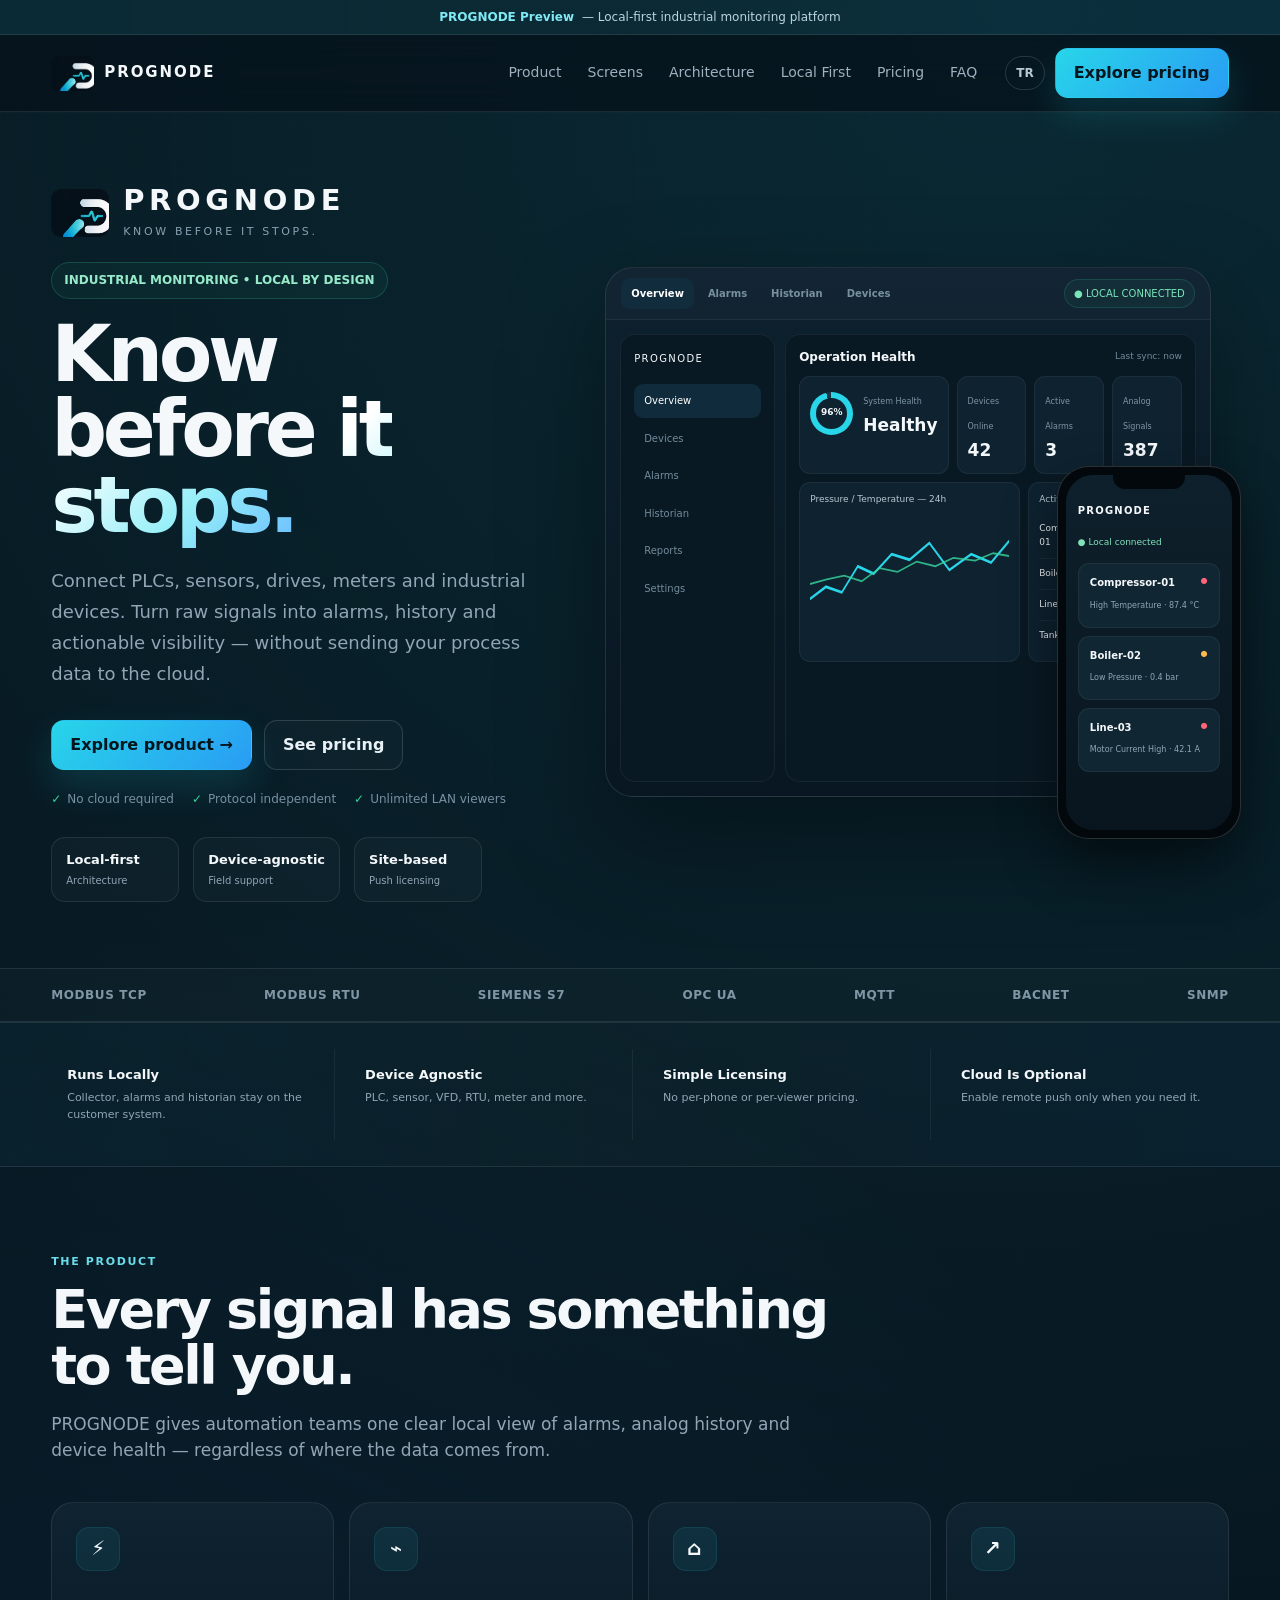
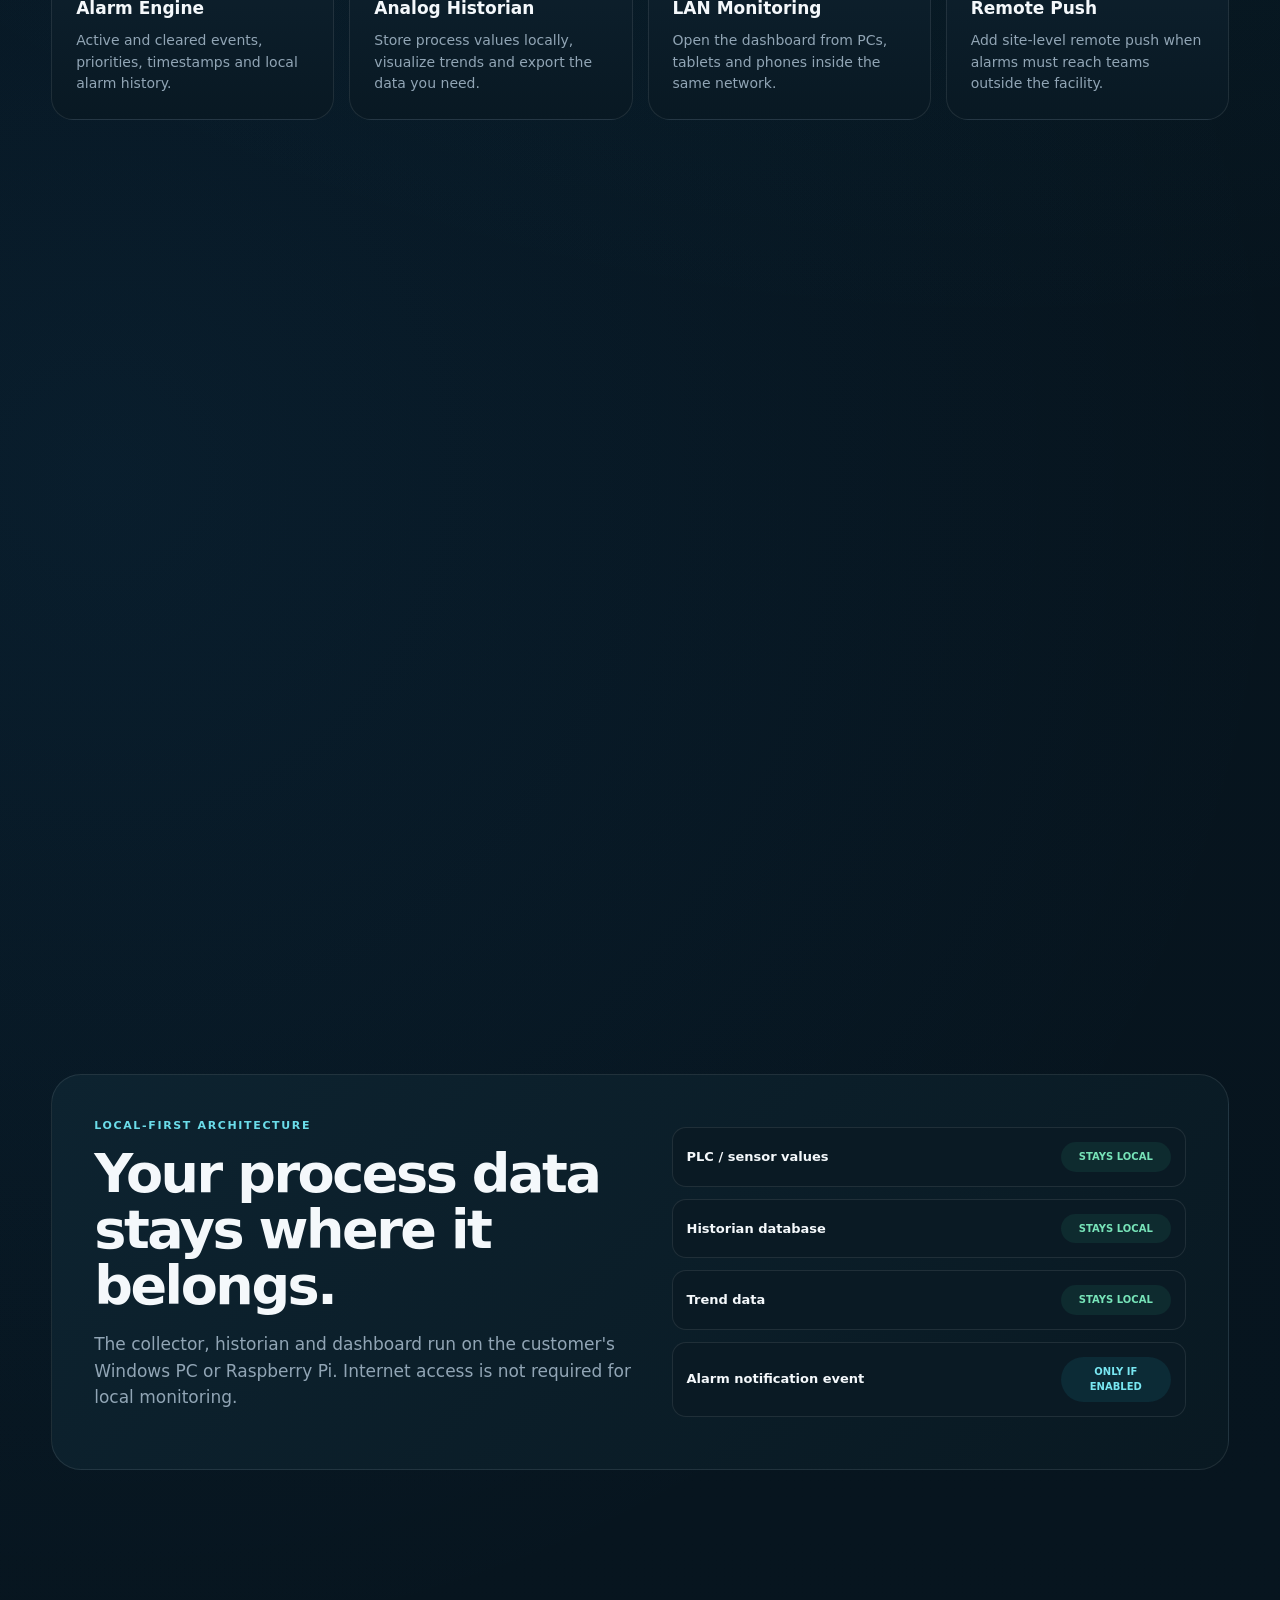
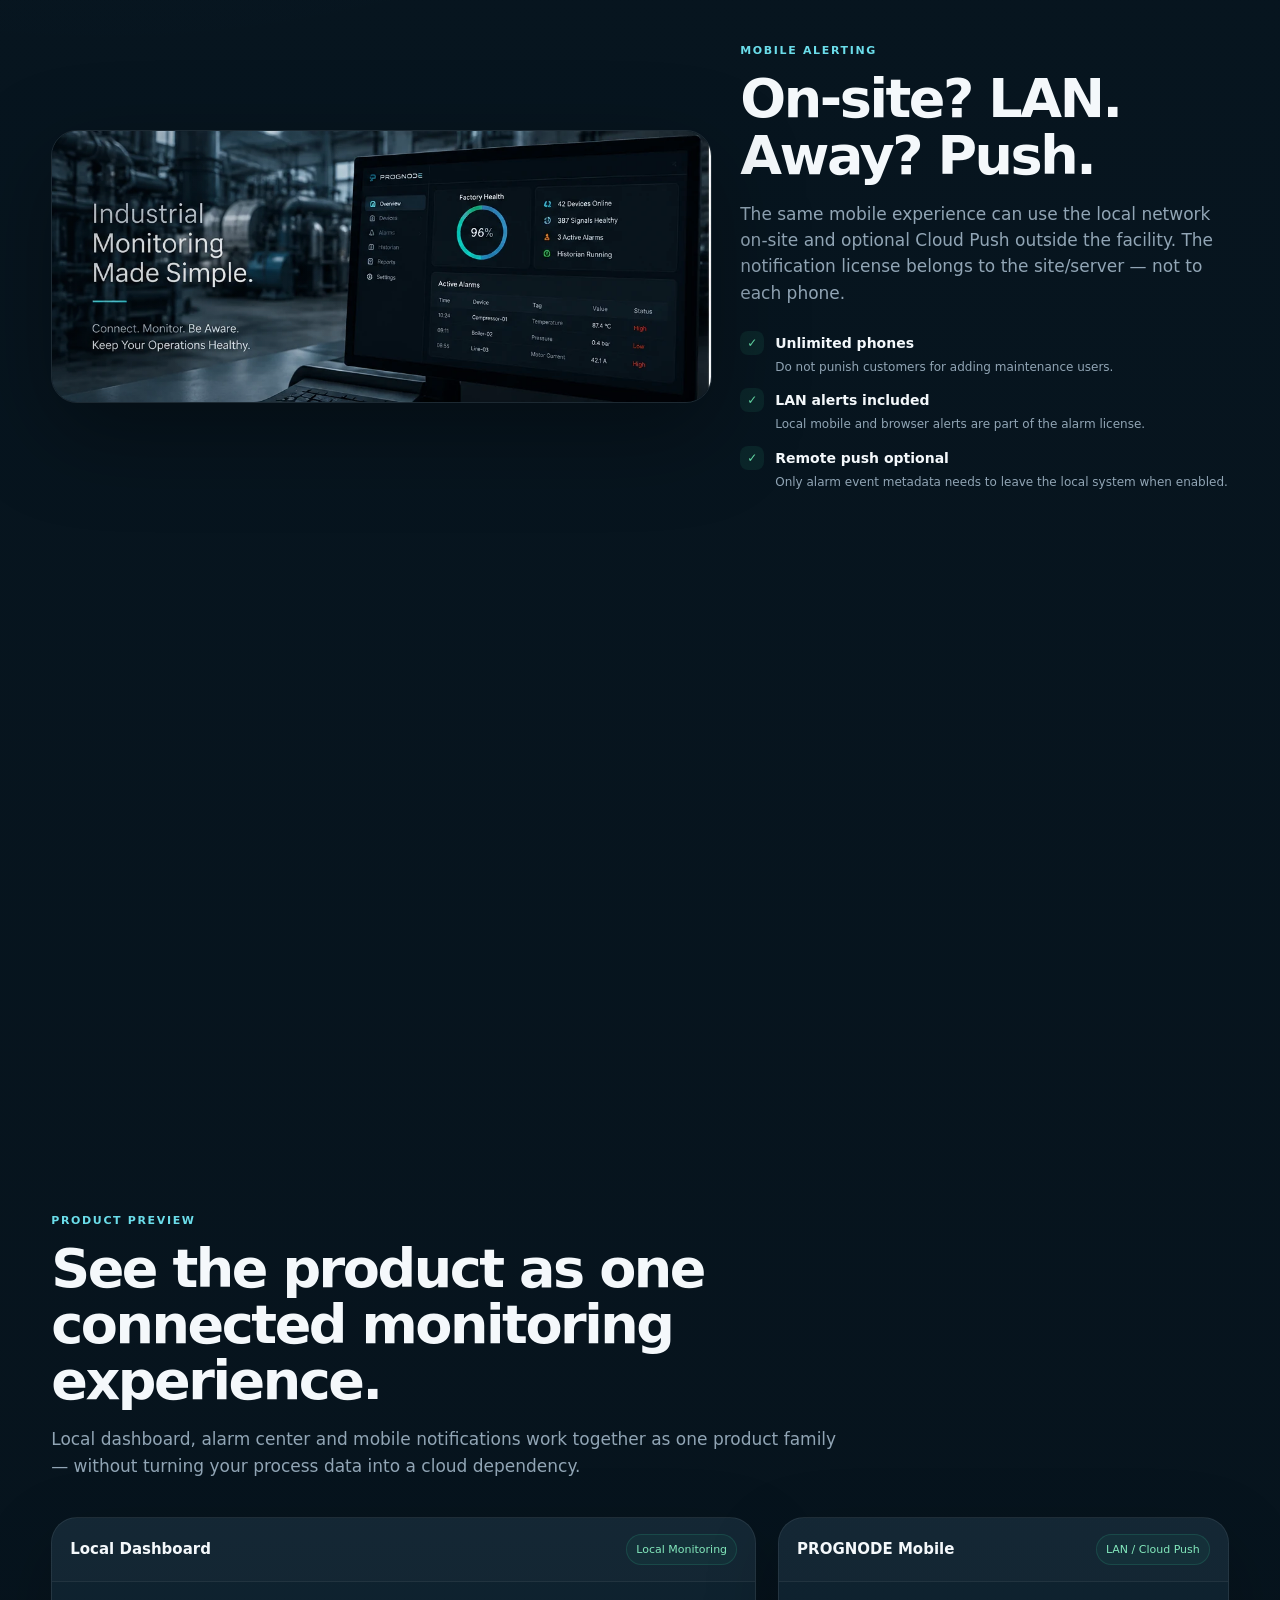
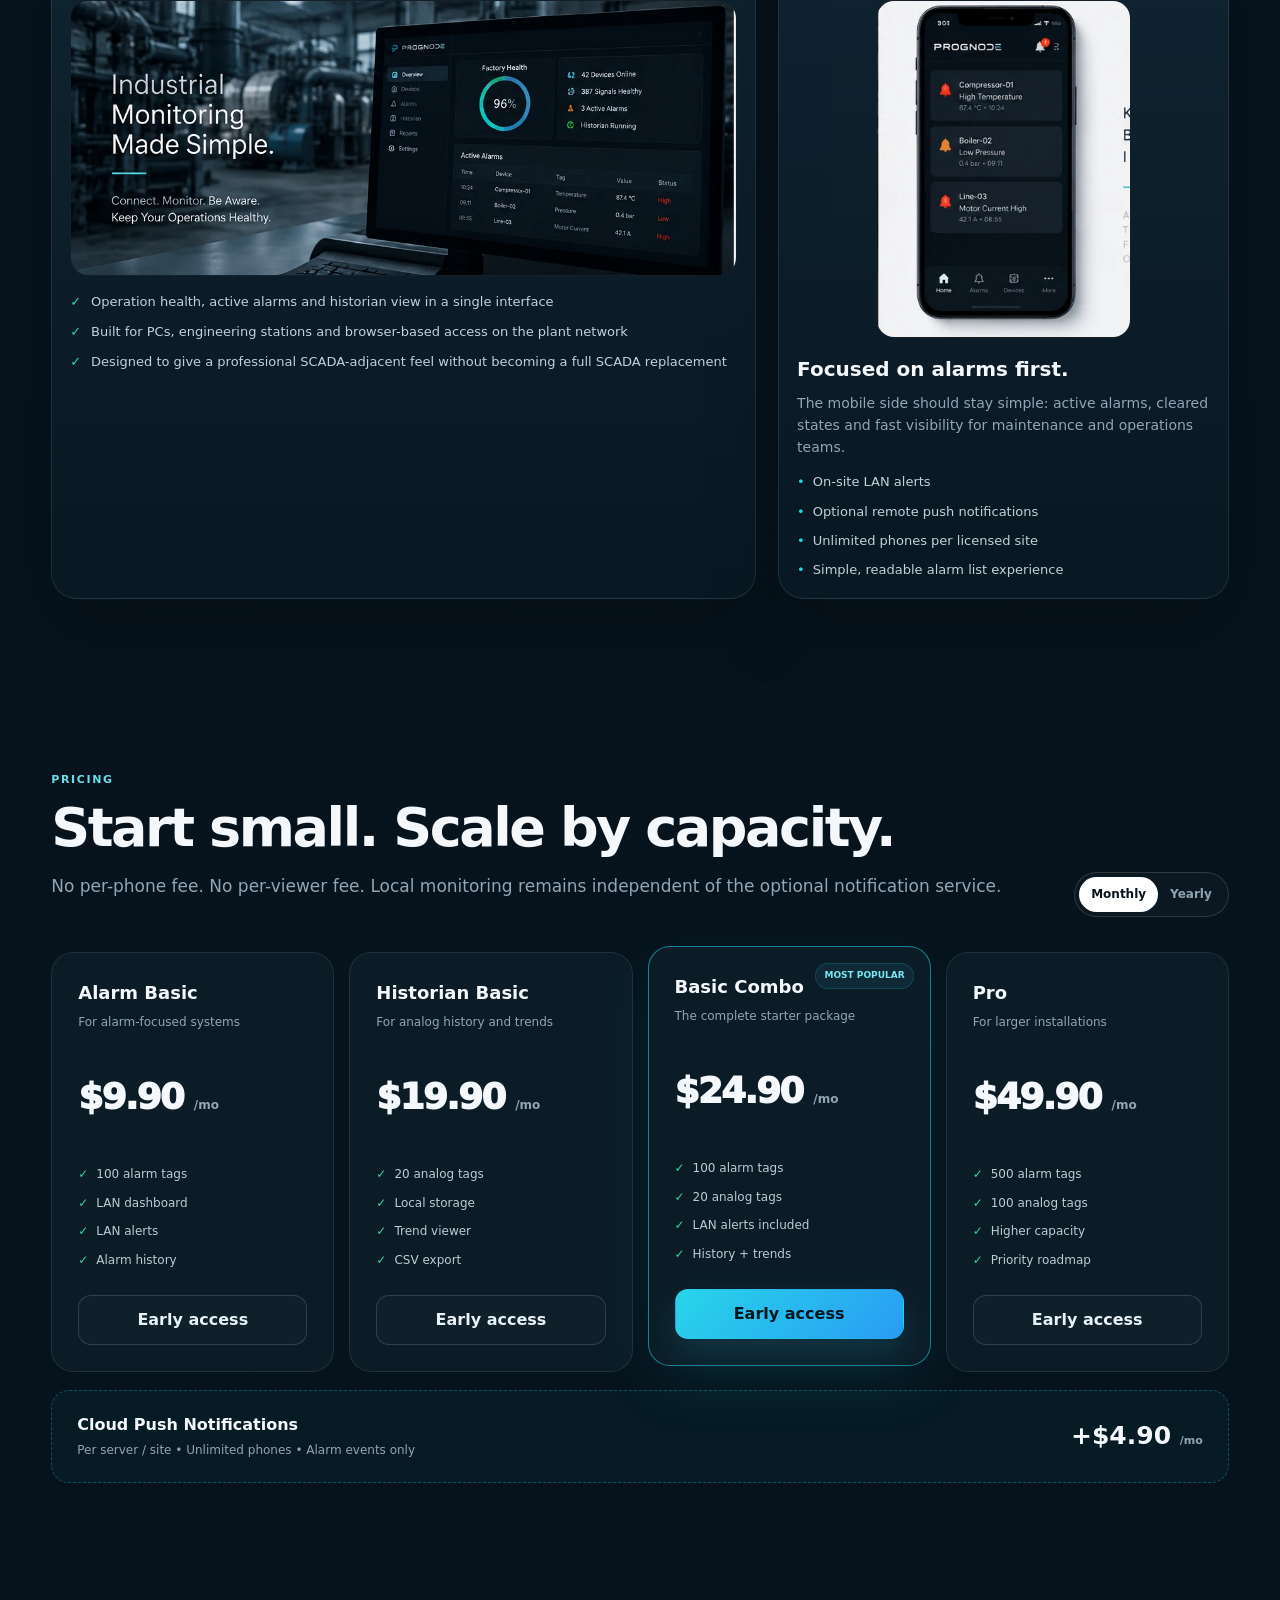
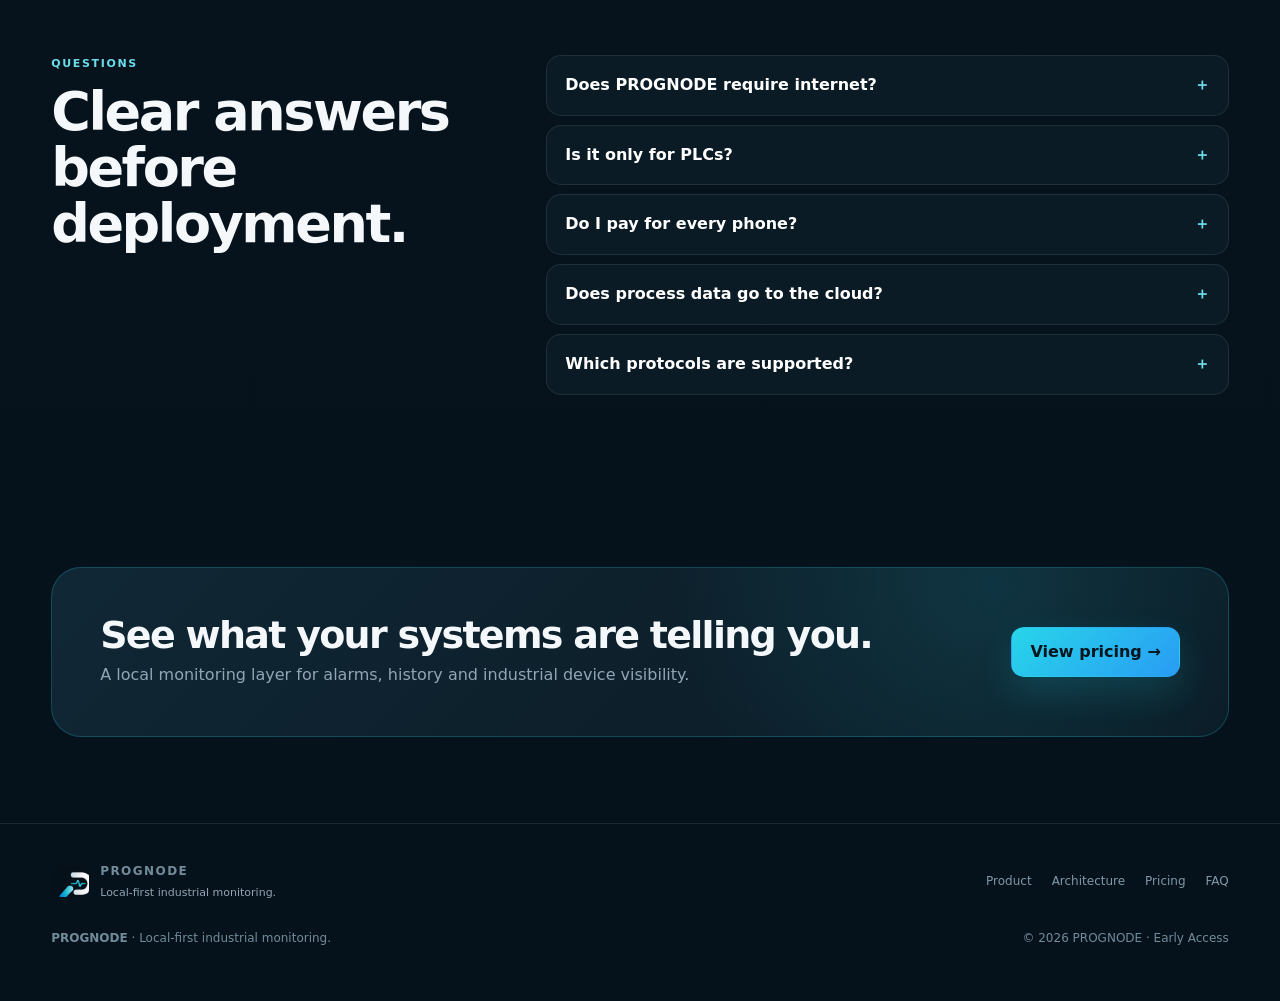
<file: index.html>
<!doctype html>
<html lang="en">
<head>
<meta charset="utf-8"><meta name="viewport" content="width=device-width,initial-scale=1">
<title>PROGNODE — Industrial Monitoring, Local by Design</title>
<meta name="description" content="PROGNODE monitors alarms and analog signals from PLCs, sensors, drives, meters and industrial devices. Local-first, protocol-independent, with optional remote push notifications.">
<meta name="theme-color" content="#06121b">
<meta property="og:title" content="PROGNODE — Industrial Monitoring, Local by Design">
<meta property="og:description" content="PROGNODE monitors alarms and analog signals from PLCs, sensors, drives, meters and industrial devices. Local-first, protocol-independent, with optional remote push notifications.">
<meta property="og:image" content="og-prognode.jpg">
<meta property="og:type" content="website">
<link rel="icon" href="favicon.png"><link rel="apple-touch-icon" href="apple-touch-icon.png">
<link rel="alternate" hreflang="en" href="index.html" />
<link rel="alternate" hreflang="tr" href="tr.html" />
<link rel="stylesheet" href="styles.css">
<script type="application/ld+json">{"@context": "https://schema.org", "@type": "SoftwareApplication", "name": "PROGNODE", "applicationCategory": "BusinessApplication", "operatingSystem": "Windows, Linux", "description": "PROGNODE monitors alarms and analog signals from PLCs, sensors, drives, meters and industrial devices. Local-first, protocol-independent, with optional remote push notifications."}</script>
</head>
<body>
<div class="announcement"><div class="container"><b>PROGNODE Preview</b> — Local-first industrial monitoring platform</div></div>
<nav><div class="container nav-inner">
  <a class="brand" href="#top"><img src="prognode-icon.webp" alt=""><strong>PROGNODE</strong></a>
  <div class="nav-links">
    <a href="#product">Product</a><a href="#screens">Screens</a><a href="#architecture">Architecture</a><a href="#local">Local First</a><a href="#pricing">Pricing</a><a href="#faq">FAQ</a>
  </div>
  <div class="nav-actions"><a class="lang" href="tr.html">TR</a><a class="btn btn-primary" href="#pricing">Explore pricing</a><button class="menu-btn" aria-label="Menu">☰</button></div>
</div></nav>


<header class="hero" id="top"><div class="container hero-grid">
  <div class="reveal">
    <div class="hero-brandline">
      <img src="prognode-icon.webp" alt="PROGNODE icon">
      <div class="hero-brandtext"><strong>PROGNODE</strong><span>KNOW BEFORE IT STOPS.</span></div>
    </div>
    <div class="eyebrow">INDUSTRIAL MONITORING • LOCAL BY DESIGN</div>
    <h1>Know before <span class="grad">it stops.</span></h1>
    <p class="hero-copy">Connect PLCs, sensors, drives, meters and industrial devices. Turn raw signals into alarms, history and actionable visibility — without sending your process data to the cloud.</p>
    <div class="hero-actions">
      <a class="btn btn-primary" href="#product">Explore product →</a>
      <a class="btn btn-ghost" href="#pricing">See pricing</a>
    </div>
    <div class="hero-note"><span>No cloud required</span><span>Protocol independent</span><span>Unlimited LAN viewers</span></div>
    <div class="hero-proof">
      <div class="proof"><b>Local-first</b><span>Architecture</span></div>
      <div class="proof"><b>Device-agnostic</b><span>Field support</span></div>
      <div class="proof"><b>Site-based</b><span>Push licensing</span></div>
    </div>
  </div>

  <div class="product-stage reveal">
    <div class="glow"></div>
    <div class="demo-shell">
      <div class="demo-toolbar">
        <div class="demo-tabs">
          <button class="demo-tab active" data-view="overview">Overview</button>
          <button class="demo-tab" data-view="alarms">Alarms</button>
          <button class="demo-tab" data-view="history">Historian</button>
          <button class="demo-tab" data-view="devices">Devices</button>
        </div>
        <div class="demo-status">● LOCAL CONNECTED</div>
      </div>
      <div class="demo-body">
        <div class="demo-view active" id="demo-overview">
          <div class="demo-grid">
            <aside class="demo-side"><div class="demo-mini-brand">PROGNODE</div><div class="demo-nav"><span class="active">Overview</span><span>Devices</span><span>Alarms</span><span>Historian</span><span>Reports</span><span>Settings</span></div></aside>
            <main class="demo-main">
              <div class="demo-title"><b>Operation Health</b><small>Last sync: now</small></div>
              <div class="demo-kpis">
                <div class="demo-kpi health-wide"><div class="health-line"><div class="health-dot"><b>96%</b></div><div><small>System Health</small><b>Healthy</b></div></div></div>
                <div class="demo-kpi"><small>Devices Online</small><b>42</b></div>
                <div class="demo-kpi"><small>Active Alarms</small><b>3</b></div>
                <div class="demo-kpi"><small>Analog Signals</small><b>387</b></div>
              </div>
              <div class="demo-lower">
                <div class="demo-panel"><div class="demo-panel-title">Pressure / Temperature — 24h</div>
                  <svg viewBox="0 0 500 120" preserveAspectRatio="none"><polyline fill="none" stroke="#28d5e9" stroke-width="3" points="0,91 40,78 80,84 120,56 160,64 205,43 250,49 300,31 350,60 405,43 455,52 500,29"/><polyline fill="none" stroke="#36d39b" stroke-width="2" opacity=".82" points="0,75 42,70 86,66 130,72 175,58 220,62 268,51 315,56 360,47 415,50 460,42 500,45"/></svg>
                </div>
                <div class="demo-panel"><div class="demo-panel-title">Active Alarms</div>
                  <div class="demo-alarm-row"><span>Compressor-01</span><span style="color:#ff7b8d">HIGH TEMP</span></div>
                  <div class="demo-alarm-row"><span>Boiler-02</span><span style="color:#ffc567">LOW PRESS.</span></div>
                  <div class="demo-alarm-row"><span>Line-03</span><span style="color:#ff7b8d">CURRENT</span></div>
                  <div class="demo-alarm-row"><span>Tank-01</span><span style="color:#55dda9">CLEARED</span></div>
                </div>
              </div>
            </main>
          </div>
        </div>

        <div class="demo-view" id="demo-alarms">
          <div class="demo-main" style="height:100%">
            <div class="demo-title"><b>Alarm Center</b><small>3 active · 128 today</small></div>
            <table class="demo-table"><thead><tr><th>Time</th><th>Device</th><th>Message</th><th>Status</th></tr></thead>
              <tbody>
                <tr><td>10:24:31</td><td>Compressor-01</td><td>High Temperature</td><td class="tag-active">ACTIVE</td></tr>
                <tr><td>09:11:08</td><td>Boiler-02</td><td>Low Pressure</td><td class="tag-active">ACTIVE</td></tr>
                <tr><td>08:55:42</td><td>Line-03</td><td>Motor Current High</td><td class="tag-active">ACTIVE</td></tr>
                <tr><td>08:37:10</td><td>Tank-01</td><td>High Level</td><td class="tag-cleared">CLEARED</td></tr>
                <tr><td>07:58:21</td><td>Pump-04</td><td>Communication Warning</td><td class="tag-cleared">CLEARED</td></tr>
              </tbody>
            </table>
          </div>
        </div>

        <div class="demo-view" id="demo-history">
          <div class="demo-main" style="height:100%">
            <div class="demo-title"><b>Historian</b><small>30 sec sampling</small></div>
            <div class="demo-panel" style="min-height:260px">
              <div class="demo-panel-title">Tank Temperature / Pressure / Flow</div>
              <svg viewBox="0 0 600 230" preserveAspectRatio="none">
                <polyline fill="none" stroke="#28d5e9" stroke-width="3" points="0,170 50,154 100,166 150,125 205,142 260,98 310,110 365,74 420,92 475,58 530,72 600,44"/>
                <polyline fill="none" stroke="#36d39b" stroke-width="2.5" points="0,145 55,138 110,130 165,139 220,118 275,125 330,104 385,111 440,92 500,96 550,80 600,85"/>
                <polyline fill="none" stroke="#ffb74f" stroke-width="2" opacity=".85" points="0,195 55,186 110,191 165,174 220,178 275,160 330,166 385,151 440,158 500,143 550,148 600,132"/>
              </svg>
            </div>
          </div>
        </div>

        <div class="demo-view" id="demo-devices">
          <div class="demo-main" style="height:100%">
            <div class="demo-title"><b>Connected Devices</b><small>42 online</small></div>
            <div class="device-grid">
              <div class="device-card"><b><span class="dot"></span>Compressor PLC</b><small>Modbus TCP · 192.168.1.21</small></div>
              <div class="device-card"><b><span class="dot"></span>Boiler Controller</b><small>Modbus TCP · 192.168.1.22</small></div>
              <div class="device-card"><b><span class="dot"></span>Line-03 PLC</b><small>Siemens S7 · 192.168.1.30</small></div>
              <div class="device-card"><b><span class="dot"></span>Energy Meter</b><small>Modbus TCP · 192.168.1.40</small></div>
              <div class="device-card"><b><span class="dot"></span>Flow Sensor</b><small>OPC UA · 192.168.1.52</small></div>
              <div class="device-card"><b><span class="dot"></span>Remote Pump RTU</b><small>Modbus TCP · 192.168.1.61</small></div>
            </div>
          </div>
        </div>
      </div>
    </div>

    <div class="hero-phone">
      <div class="phone-screen">
        <div class="phone-notch"></div><div class="phone-brand">PROGNODE</div><div class="phone-status">● Local connected</div>
        <div class="mobile-alarm"><span class="bell">●</span><b>Compressor-01</b><span>High Temperature · 87.4 °C</span></div>
        <div class="mobile-alarm"><span class="bell" style="color:#ffb74f">●</span><b>Boiler-02</b><span>Low Pressure · 0.4 bar</span></div>
        <div class="mobile-alarm"><span class="bell">●</span><b>Line-03</b><span>Motor Current High · 42.1 A</span></div>
      </div>
    </div>
  </div>
</div></header>


<div class="protocol-strip"><div class="container protocols"><span>MODBUS TCP</span><span>MODBUS RTU</span><span>SIEMENS S7</span><span>OPC UA</span><span>MQTT</span><span>BACNET</span><span>SNMP</span></div></div>

<div class="why-strip"><div class="container why-grid">
  <div class="why-item"><b>Runs Locally</b><span>Collector, alarms and historian stay on the customer system.</span></div>
  <div class="why-item"><b>Device Agnostic</b><span>PLC, sensor, VFD, RTU, meter and more.</span></div>
  <div class="why-item"><b>Simple Licensing</b><span>No per-phone or per-viewer pricing.</span></div>
  <div class="why-item"><b>Cloud Is Optional</b><span>Enable remote push only when you need it.</span></div>
</div></div>

<section id="product"><div class="container">
  <div class="section-head reveal"><div class="section-kicker">THE PRODUCT</div><h2>Every signal has something to tell you.</h2><p class="lead">PROGNODE gives automation teams one clear local view of alarms, analog history and device health — regardless of where the data comes from.</p></div>
  <div class="feature-grid">
    <article class="feature reveal"><div class="feature-icon">⚡</div><h3>Alarm Engine</h3><p>Active and cleared events, priorities, timestamps and local alarm history.</p></article>
    <article class="feature reveal"><div class="feature-icon">⌁</div><h3>Analog Historian</h3><p>Store process values locally, visualize trends and export the data you need.</p></article>
    <article class="feature reveal"><div class="feature-icon">⌂</div><h3>LAN Monitoring</h3><p>Open the dashboard from PCs, tablets and phones inside the same network.</p></article>
    <article class="feature reveal"><div class="feature-icon">↗</div><h3>Remote Push</h3><p>Add site-level remote push when alarms must reach teams outside the facility.</p></article>
  </div>
</div></section>

<section id="architecture"><div class="container">
  <div class="section-head reveal"><div class="section-kicker">ANY DEVICE. ANY PROTOCOL.</div><h2>One monitoring layer above your field devices.</h2><p class="lead">PROGNODE is built around signals, not PLC brands. If a device exposes data through a supported protocol, it can become part of the same monitoring view.</p></div>
  <div class="arch">
    <div class="stack reveal"><div class="section-kicker">Data Sources</div>
      <div class="node"><div class="node-icon">P</div><div><b>PLC / RTU</b><small>Siemens • Schneider • Wago • more</small></div></div>
      <div class="node"><div class="node-icon">S</div><div><b>Sensor / I/O</b><small>Protocol-enabled field devices</small></div></div>
      <div class="node"><div class="node-icon">V</div><div><b>VFD / Controller</b><small>Drives, temperature controllers</small></div></div>
      <div class="node"><div class="node-icon">M</div><div><b>Meter</b><small>Energy, flow, pressure, utility data</small></div></div>
    </div>
    <div class="core reveal"><img src="prognode-icon.webp" alt=""><h3>PROGNODE</h3><p>Collector • Alarm Engine • Historian • Local API</p><div class="connector"></div><p>Windows PC / Raspberry Pi</p></div>
    <div class="stack reveal"><div class="section-kicker">What PROGNODE Creates</div>
      <div class="node"><div class="node-icon">!</div><div><b>Alarm history</b><small>Active • cleared • timestamped</small></div></div>
      <div class="node"><div class="node-icon">⌁</div><div><b>Analog trends</b><small>Local historian & visualization</small></div></div>
      <div class="node"><div class="node-icon">⌂</div><div><b>LAN alerts</b><small>Browser & mobile on the same LAN</small></div></div>
      <div class="node"><div class="node-icon">↗</div><div><b>Remote notifications</b><small>Optional site-level Cloud Push</small></div></div>
    </div>
  </div>
</div></section>

<section class="local-section" id="local"><div class="container">
  <div class="local-card reveal">
    <div><div class="section-kicker">LOCAL-FIRST ARCHITECTURE</div><h2>Your process data stays where it belongs.</h2><p class="lead">The collector, historian and dashboard run on the customer's Windows PC or Raspberry Pi. Internet access is not required for local monitoring.</p></div>
    <div class="data-map">
      <div class="data-row"><b>PLC / sensor values</b><span class="stay">STAYS LOCAL</span></div>
      <div class="data-row"><b>Historian database</b><span class="stay">STAYS LOCAL</span></div>
      <div class="data-row"><b>Trend data</b><span class="stay">STAYS LOCAL</span></div>
      <div class="data-row"><b>Alarm notification event</b><span class="out">ONLY IF ENABLED</span></div>
    </div>
  </div>
</div></section>

<section><div class="container product-showcase">
  <div class="brand-shot reveal"><img src="factory-dashboard.webp" alt="PROGNODE industrial monitoring dashboard preview"></div>
  <div class="mobile-copy reveal"><div class="section-kicker">MOBILE ALERTING</div><h2>On-site? LAN. Away? Push.</h2><p class="lead">The same mobile experience can use the local network on-site and optional Cloud Push outside the facility. The notification license belongs to the site/server — not to each phone.</p>
    <div class="checklist">
      <div class="check"><i>✓</i><div><b>Unlimited phones</b><span>Do not punish customers for adding maintenance users.</span></div></div>
      <div class="check"><i>✓</i><div><b>LAN alerts included</b><span>Local mobile and browser alerts are part of the alarm license.</span></div></div>
      <div class="check"><i>✓</i><div><b>Remote push optional</b><span>Only alarm event metadata needs to leave the local system when enabled.</span></div></div>
    </div>
  </div>
</div></section>

<section><div class="container">
  <div class="section-head reveal"><div class="section-kicker">BUILT FOR INDUSTRY</div><h2>From one machine to a complete site.</h2></div>
  <div class="use-grid">
    <article class="use reveal"><div class="feature-icon">⚙</div><strong>Machine Builders</strong><p>Add monitoring to delivered machines without building a full SCADA system.</p></article>
    <article class="use reveal"><div class="feature-icon">⌘</div><strong>System Integrators</strong><p>Deploy one reusable monitoring layer across different PLC and device brands.</p></article>
    <article class="use reveal"><div class="feature-icon">▦</div><strong>Plants & Utilities</strong><p>Create a simple alarm and historian layer for existing industrial assets.</p></article>
    <article class="use reveal"><div class="feature-icon">⌁</div><strong>Remote Assets</strong><p>Monitor pumps, skids, stations and standalone protocol-enabled devices.</p></article>
  </div>
</div></section>


<section class="screens-section" id="screens"><div class="container">
  <div class="section-head reveal"><div class="section-kicker">PRODUCT PREVIEW</div><h2>See the product as one connected monitoring experience.</h2><p class="lead">Local dashboard, alarm center and mobile notifications work together as one product family — without turning your process data into a cloud dependency.</p></div>
  <div class="screens-grid">
    <article class="screen-card reveal">
      <div class="screen-head"><strong>Local Dashboard</strong><span>Local Monitoring</span></div>
      <div class="screen-body">
        <img src="factory-dashboard.webp" alt="PROGNODE dashboard preview">
        <div class="screen-notes">
          <div>Operation health, active alarms and historian view in a single interface</div>
          <div>Built for PCs, engineering stations and browser-based access on the plant network</div>
          <div>Designed to give a professional SCADA-adjacent feel without becoming a full SCADA replacement</div>
        </div>
      </div>
    </article>
    <article class="screen-card app-card reveal">
      <div class="screen-head"><strong>PROGNODE Mobile</strong><span>LAN / Cloud Push</span></div>
      <div class="screen-body">
        <img src="mobile-app.webp" alt="PROGNODE mobile app preview">
        <div class="app-copy">
          <h4>Focused on alarms first.</h4>
          <p>The mobile side should stay simple: active alarms, cleared states and fast visibility for maintenance and operations teams.</p>
          <div class="app-features">
            <div>On-site LAN alerts</div>
            <div>Optional remote push notifications</div>
            <div>Unlimited phones per licensed site</div>
            <div>Simple, readable alarm list experience</div>
          </div>
        </div>
      </div>
    </article>
  </div>
</div></section>

<section id="pricing"><div class="container">
  <div class="pricing-head reveal"><div><div class="section-kicker">PRICING</div><h2>Start small. Scale by capacity.</h2><p class="lead">No per-phone fee. No per-viewer fee. Local monitoring remains independent of the optional notification service.</p></div>
    <div class="billing"><button class="active" data-billing="monthly">Monthly</button><button data-billing="yearly">Yearly</button></div>
  </div>
  <div class="price-grid">
        <article class="price-card">
          <h3>Alarm Basic</h3><div class="price-sub">For alarm-focused systems</div>
          <div class="amount"><span data-monthly="$9.90" data-yearly="$99">$9.90</span> <small class="period" data-monthly="/mo" data-yearly="/yr">/mo</small></div>
          <div class="year-note">2 months included</div>
          <div class="price-list"><div>100 alarm tags</div><div>LAN dashboard</div><div>LAN alerts</div><div>Alarm history</div></div>
          <a class="btn btn-ghost" href="#final">Early access</a>
        </article>
        <article class="price-card">
          <h3>Historian Basic</h3><div class="price-sub">For analog history and trends</div>
          <div class="amount"><span data-monthly="$19.90" data-yearly="$199">$19.90</span> <small class="period" data-monthly="/mo" data-yearly="/yr">/mo</small></div>
          <div class="year-note">2 months included</div>
          <div class="price-list"><div>20 analog tags</div><div>Local storage</div><div>Trend viewer</div><div>CSV export</div></div>
          <a class="btn btn-ghost" href="#final">Early access</a>
        </article>
        <article class="price-card pop">
          <div class="pop-tag">MOST POPULAR</div><h3>Basic Combo</h3><div class="price-sub">The complete starter package</div>
          <div class="amount"><span data-monthly="$24.90" data-yearly="$249">$24.90</span> <small class="period" data-monthly="/mo" data-yearly="/yr">/mo</small></div>
          <div class="year-note">2 months included</div>
          <div class="price-list"><div>100 alarm tags</div><div>20 analog tags</div><div>LAN alerts included</div><div>History + trends</div></div>
          <a class="btn btn-primary" href="#final">Early access</a>
        </article>
        <article class="price-card">
          <h3>Pro</h3><div class="price-sub">For larger installations</div>
          <div class="amount"><span data-monthly="$49.90" data-yearly="$499">$49.90</span> <small class="period" data-monthly="/mo" data-yearly="/yr">/mo</small></div>
          <div class="year-note">2 months included</div>
          <div class="price-list"><div>500 alarm tags</div><div>100 analog tags</div><div>Higher capacity</div><div>Priority roadmap</div></div>
          <a class="btn btn-ghost" href="#final">Early access</a>
        </article></div>
  <div class="addon-card reveal"><div><b>Cloud Push Notifications</b><div style="color:var(--muted);font-size:12px;margin-top:3px">Per server / site • Unlimited phones • Alarm events only</div></div><strong><span data-monthly="+$4.90" data-yearly="+$49">+$4.90</span> <small class="period" style="font-size:11px;color:var(--muted)" data-monthly="/mo" data-yearly="/yr">/mo</small></strong></div>
</div></section>

<section id="faq"><div class="container faq">
  <div class="reveal"><div class="section-kicker">QUESTIONS</div><h2>Clear answers before deployment.</h2></div>
  <div class="faq-list reveal">
    <div class="faq-item"><button class="faq-q"><span>Does PROGNODE require internet?</span><span>＋</span></button><div class="faq-a">No. Local device communication, alarm monitoring, historian and LAN dashboard are designed to work without internet. Internet is only required for optional remote push notifications and future online licensing/update services.</div></div><div class="faq-item"><button class="faq-q"><span>Is it only for PLCs?</span><span>＋</span></button><div class="faq-a">No. The product is designed around supported protocols and signals. Sensors, drives, meters, controllers, RTUs and other protocol-enabled industrial devices can be monitored as connectors are added.</div></div><div class="faq-item"><button class="faq-q"><span>Do I pay for every phone?</span><span>＋</span></button><div class="faq-a">No. The notification add-on is planned as a server/site license. The number of phones should not be the pricing driver.</div></div><div class="faq-item"><button class="faq-q"><span>Does process data go to the cloud?</span><span>＋</span></button><div class="faq-a">Not for the local product. Historian, analog values and device data remain on-site. If remote push is enabled, only the alarm notification event required to deliver the message is sent outward.</div></div><div class="faq-item"><button class="faq-q"><span>Which protocols are supported?</span><span>＋</span></button><div class="faq-a">The first commercial connector is planned around Modbus TCP, followed by additional industrial connectors such as Siemens S7, OPC UA, MQTT and others as the product evolves.</div></div>
  </div>
</div></section>

<section id="final"><div class="container"><div class="final-cta reveal"><div><h2>See what your systems are telling you.</h2><p>A local monitoring layer for alarms, history and industrial device visibility.</p></div><a class="btn btn-primary" href="#pricing">View pricing →</a></div></div></section>

<footer><div class="container">
<div class="footer-top">
  <div class="footer-brand"><img src="prognode-icon.webp" alt=""><div><b>PROGNODE</b><div style="color:var(--muted);font-size:11px;margin-top:3px">Local-first industrial monitoring.</div></div></div>
  <div class="footer-links"><a href="#product">Product</a><a href="#architecture">Architecture</a><a href="#pricing">Pricing</a><a href="#faq">FAQ</a></div>
</div>
<div class="footer-grid"><div><b>PROGNODE</b> · Local-first industrial monitoring.</div><div>© 2026 PROGNODE · Early Access</div></div></div></footer>
<script src="app.js"></script>
</body></html>
</file>
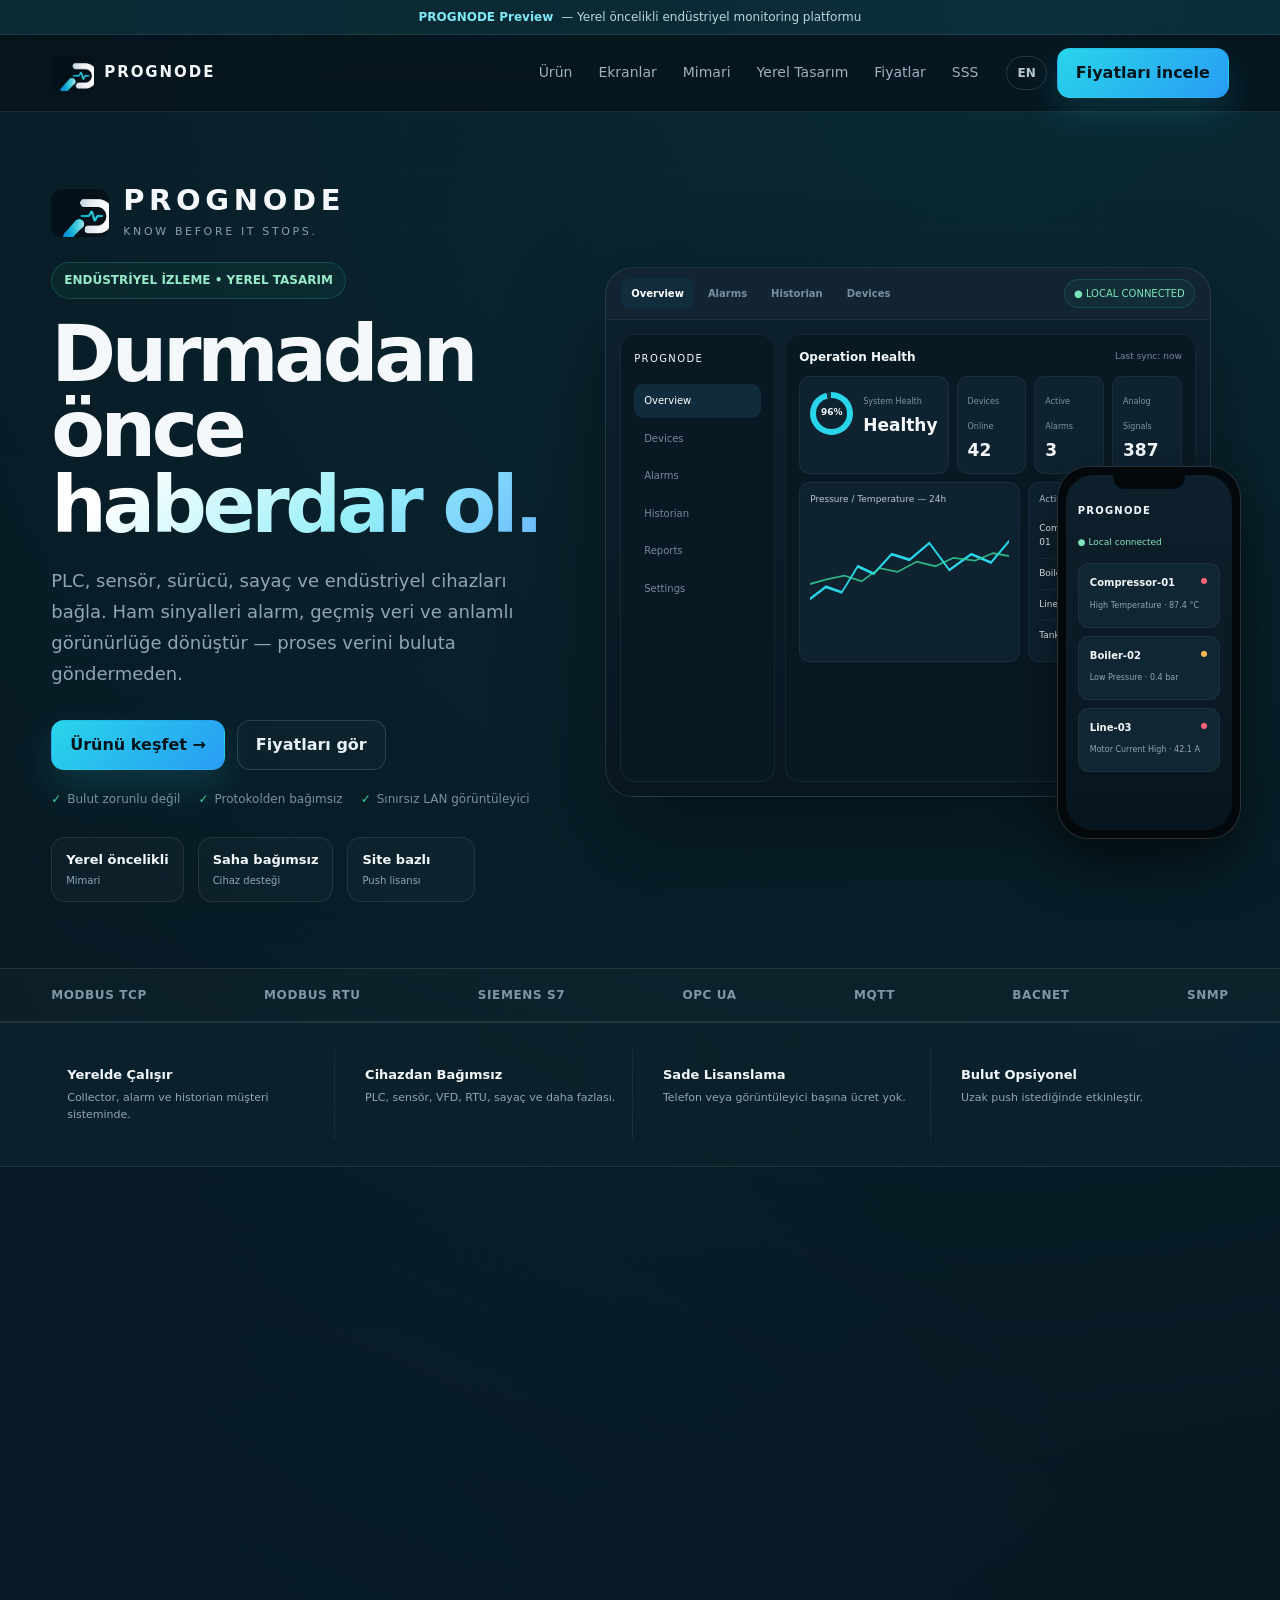
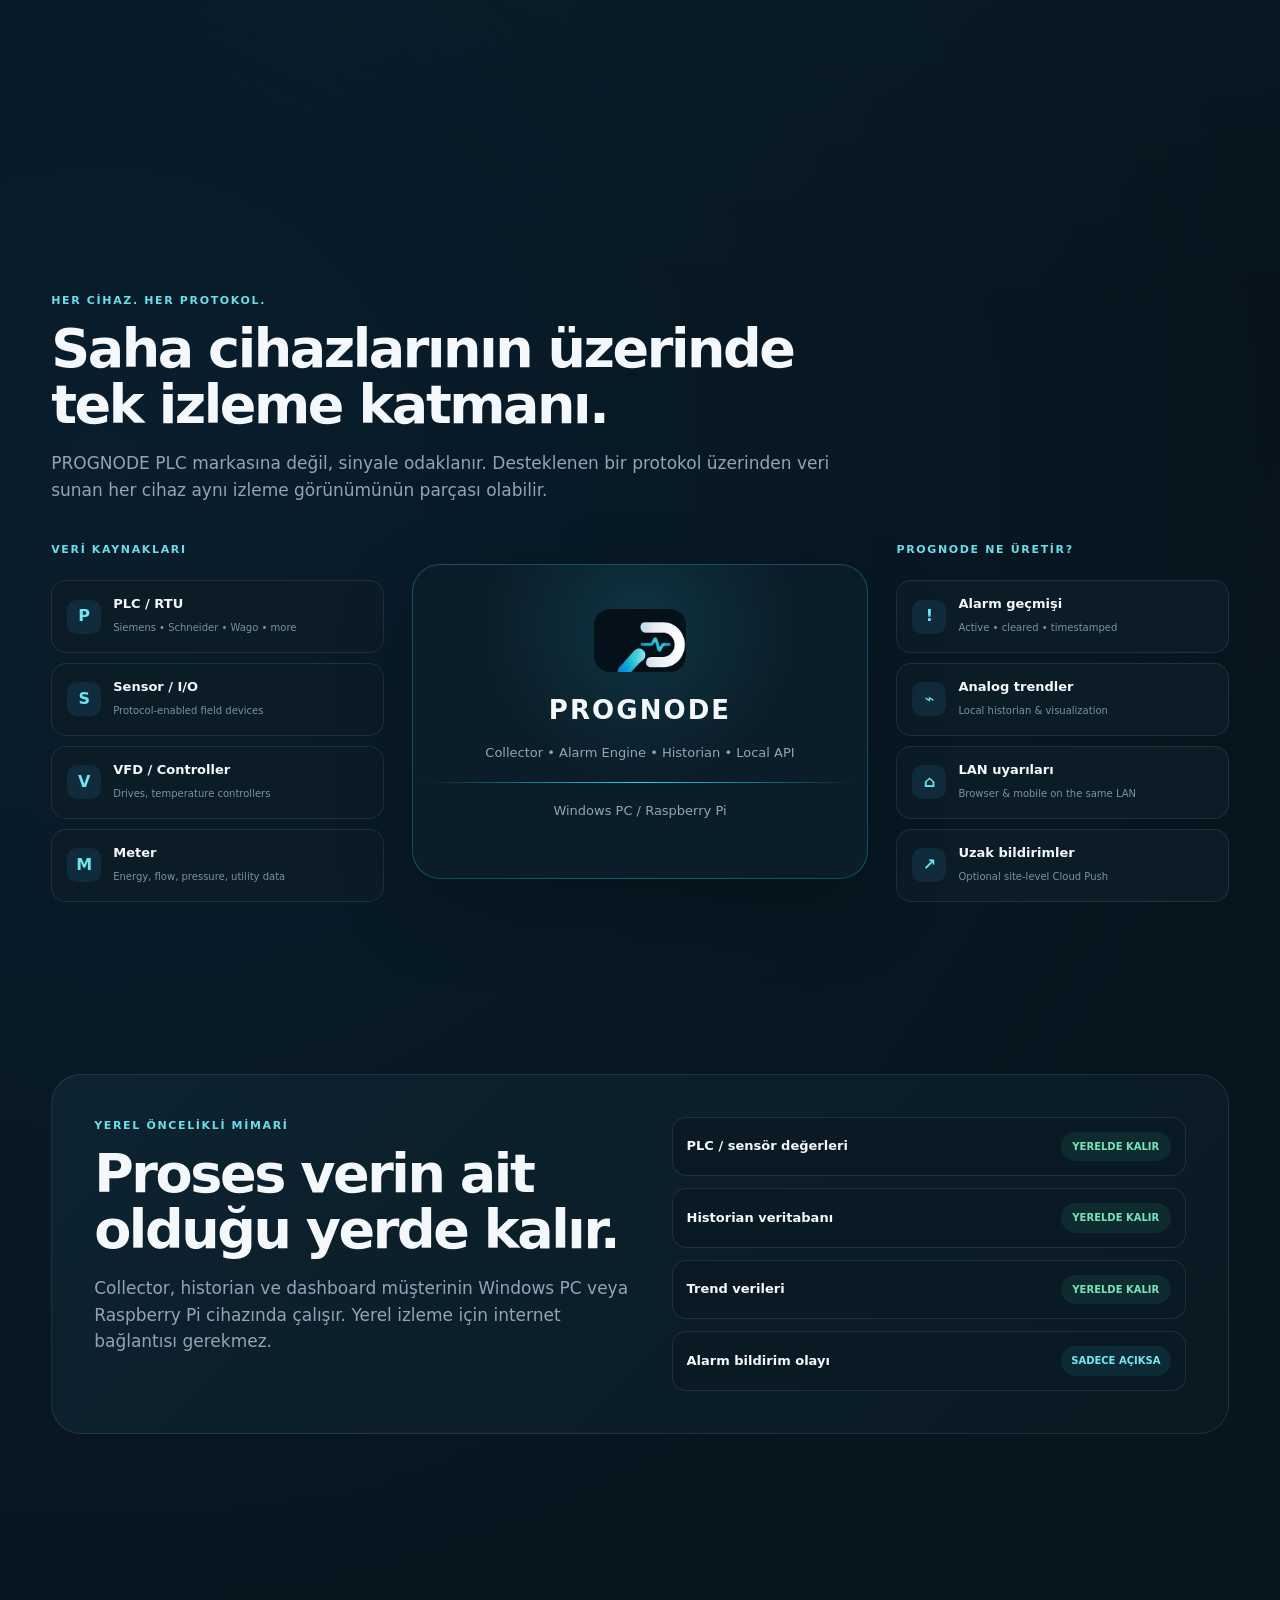
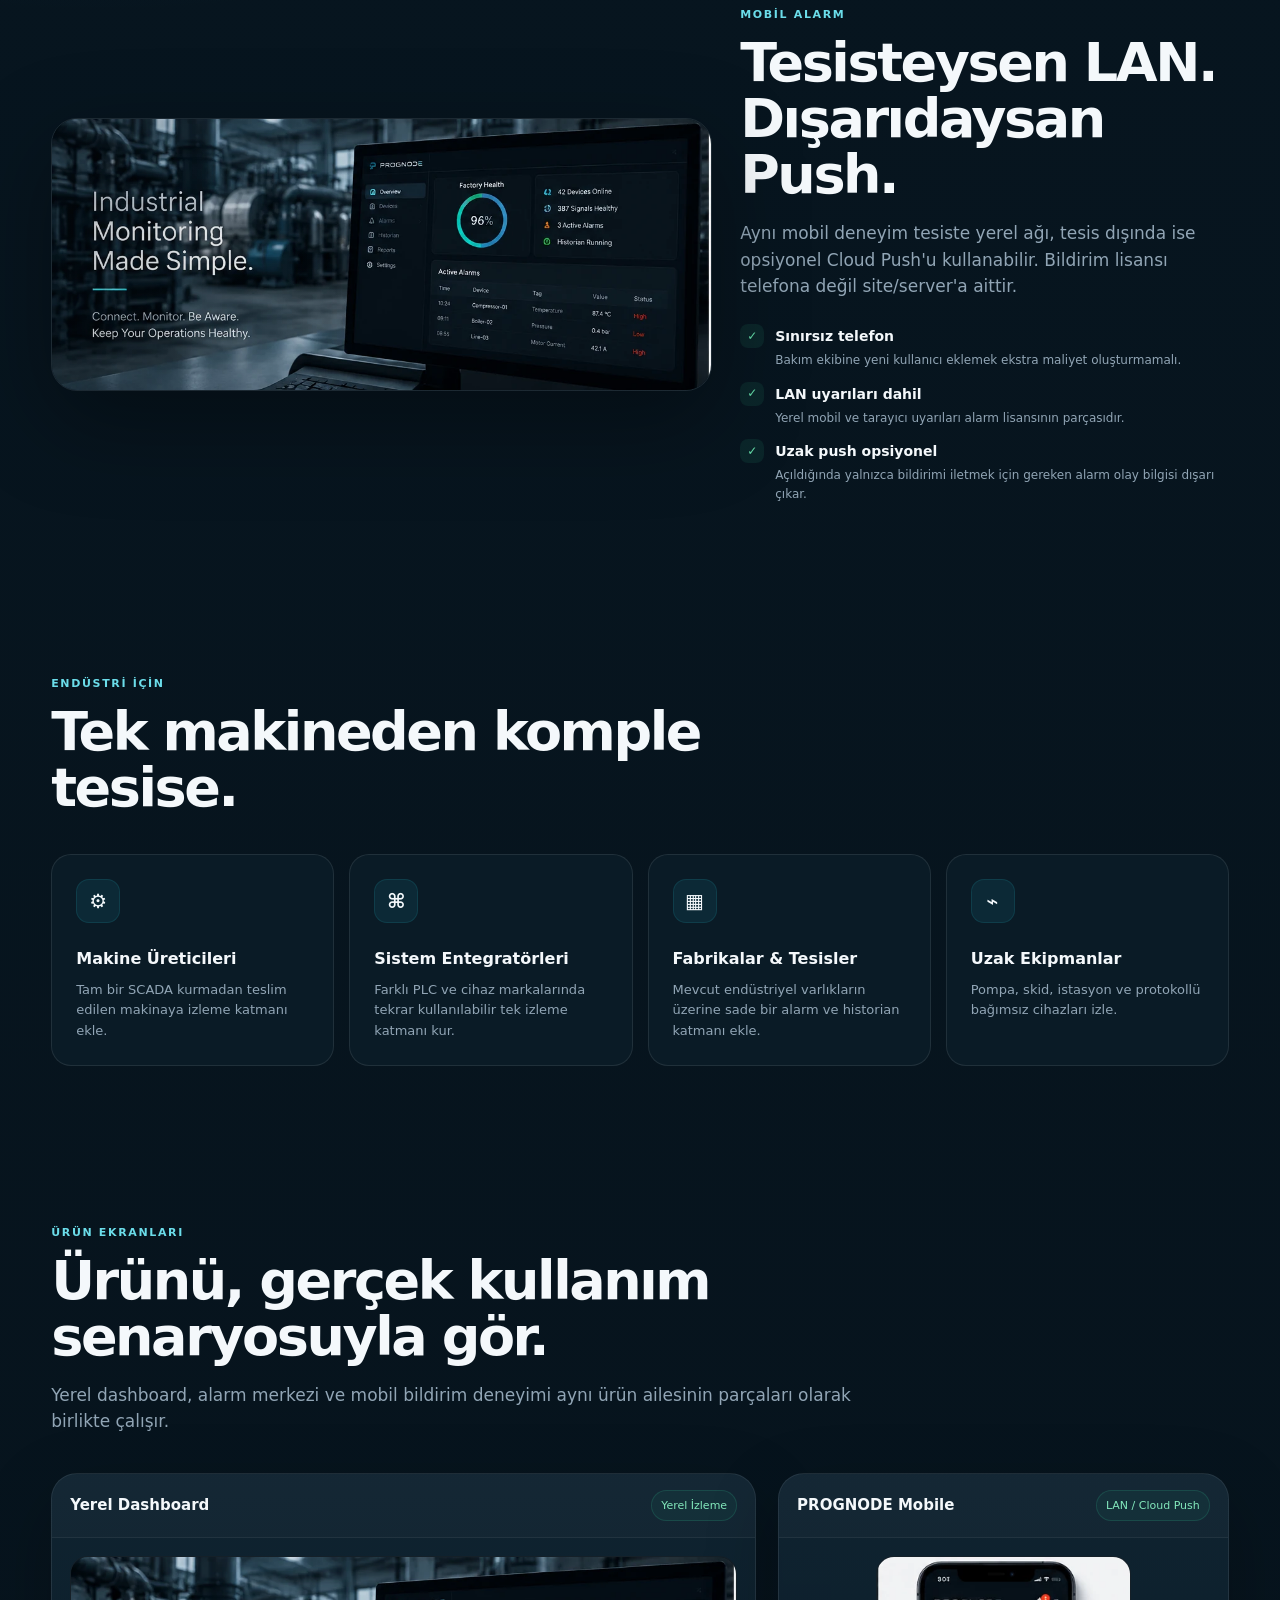
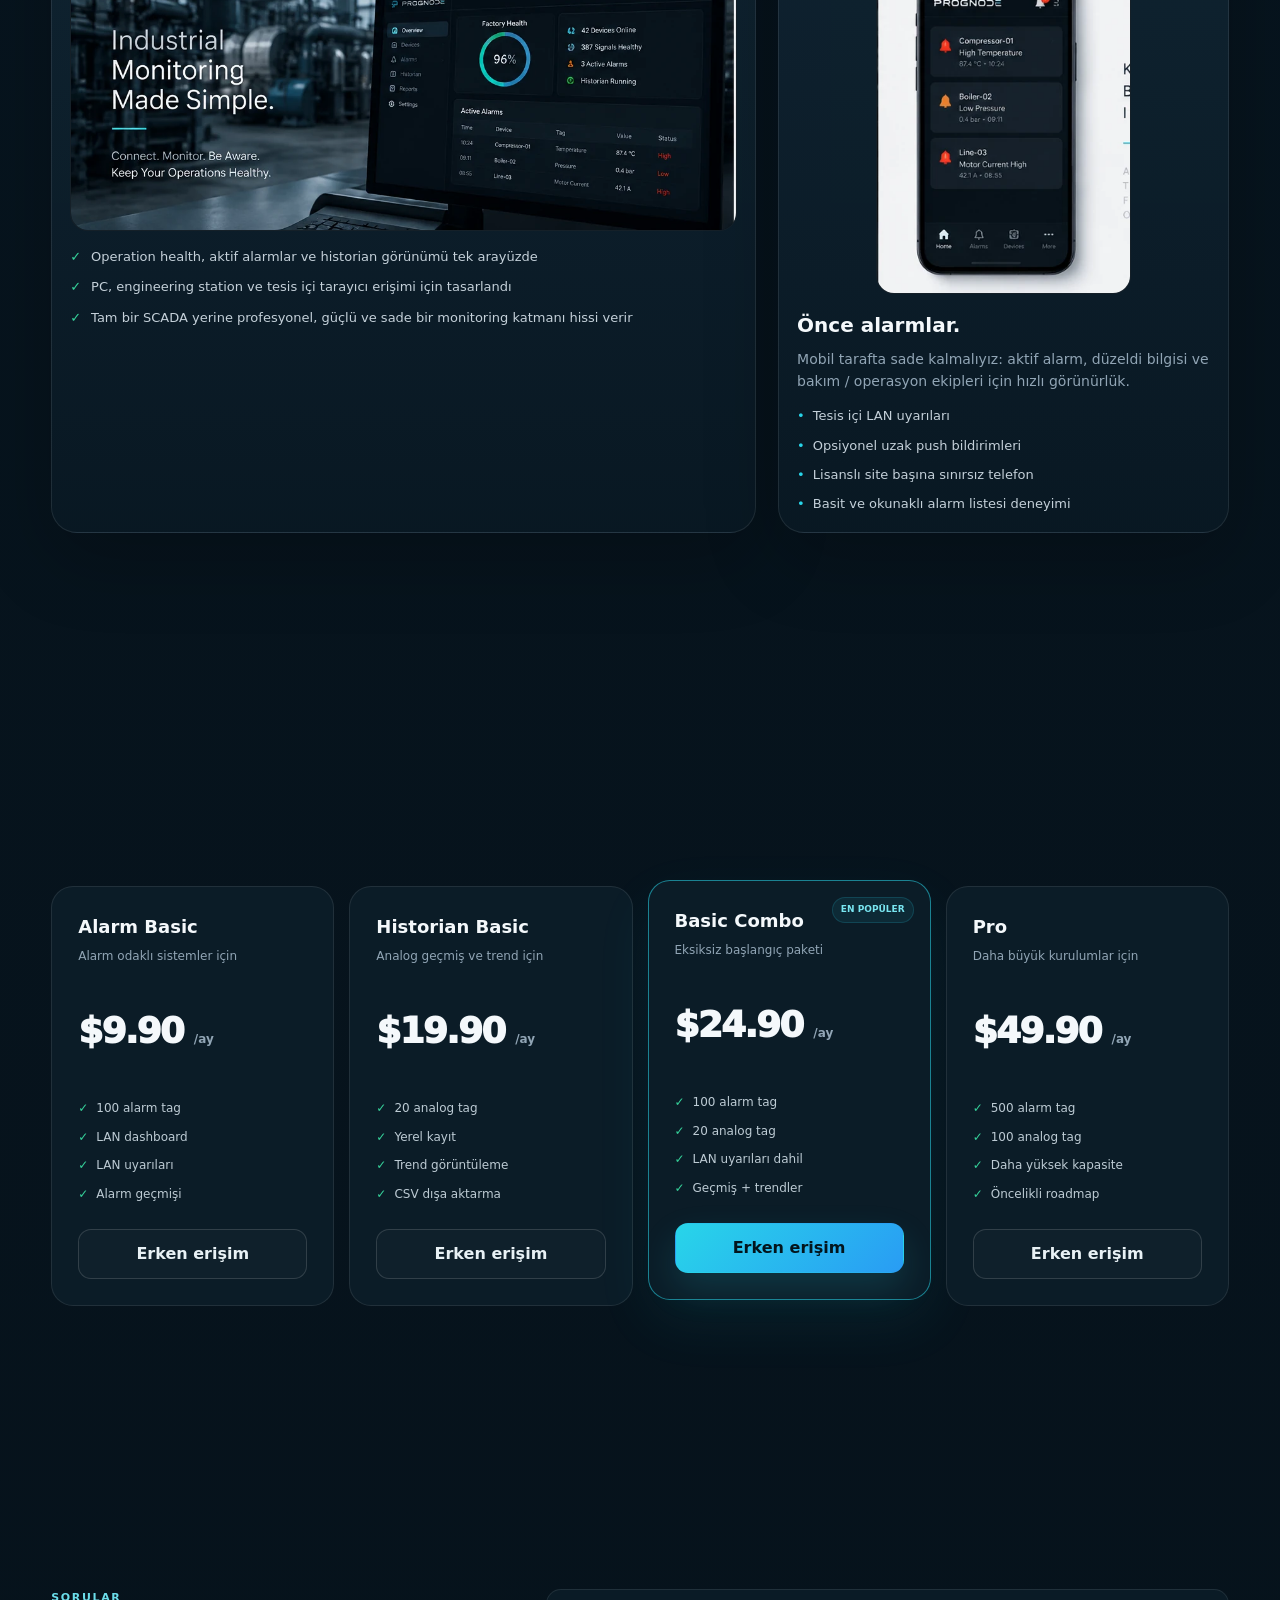
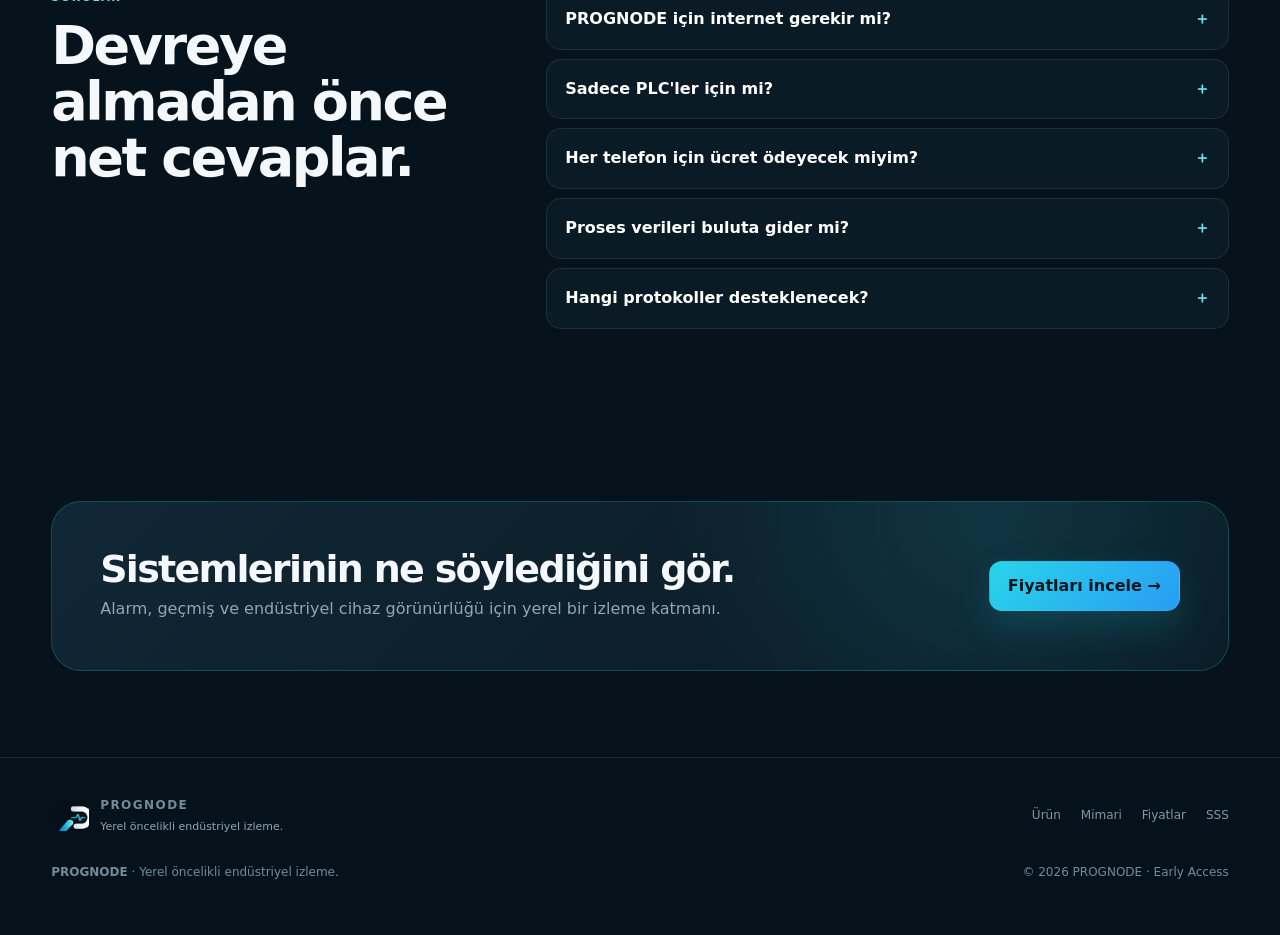
<file: tr.html>
<!doctype html>
<html lang="tr">
<head>
<meta charset="utf-8"><meta name="viewport" content="width=device-width,initial-scale=1">
<title>PROGNODE — Yerel Tasarımlı Endüstriyel İzleme</title>
<meta name="description" content="PROGNODE; PLC, sensör, sürücü, sayaç ve endüstriyel cihazlardan alarm ve analog sinyalleri izler. Yerel öncelikli, protokolden bağımsız ve opsiyonel uzak push bildirimli.">
<meta name="theme-color" content="#06121b">
<meta property="og:title" content="PROGNODE — Yerel Tasarımlı Endüstriyel İzleme">
<meta property="og:description" content="PROGNODE; PLC, sensör, sürücü, sayaç ve endüstriyel cihazlardan alarm ve analog sinyalleri izler. Yerel öncelikli, protokolden bağımsız ve opsiyonel uzak push bildirimli.">
<meta property="og:image" content="og-prognode.jpg">
<meta property="og:type" content="website">
<link rel="icon" href="favicon.png"><link rel="apple-touch-icon" href="apple-touch-icon.png">
<link rel="alternate" hreflang="en" href="index.html" />
<link rel="alternate" hreflang="tr" href="tr.html" />
<link rel="stylesheet" href="styles.css">
<script type="application/ld+json">{"@context": "https://schema.org", "@type": "SoftwareApplication", "name": "PROGNODE", "applicationCategory": "BusinessApplication", "operatingSystem": "Windows, Linux", "description": "PROGNODE; PLC, sensör, sürücü, sayaç ve endüstriyel cihazlardan alarm ve analog sinyalleri izler. Yerel öncelikli, protokolden bağımsız ve opsiyonel uzak push bildirimli."}</script>
</head>
<body>
<div class="announcement"><div class="container"><b>PROGNODE Preview</b> — Yerel öncelikli endüstriyel monitoring platformu</div></div>
<nav><div class="container nav-inner">
  <a class="brand" href="#top"><img src="prognode-icon.webp" alt=""><strong>PROGNODE</strong></a>
  <div class="nav-links">
    <a href="#product">Ürün</a><a href="#screens">Ekranlar</a><a href="#architecture">Mimari</a><a href="#local">Yerel Tasarım</a><a href="#pricing">Fiyatlar</a><a href="#faq">SSS</a>
  </div>
  <div class="nav-actions"><a class="lang" href="index.html">EN</a><a class="btn btn-primary" href="#pricing">Fiyatları incele</a><button class="menu-btn" aria-label="Menu">☰</button></div>
</div></nav>


<header class="hero" id="top"><div class="container hero-grid">
  <div class="reveal">
    <div class="hero-brandline">
      <img src="prognode-icon.webp" alt="PROGNODE icon">
      <div class="hero-brandtext"><strong>PROGNODE</strong><span>KNOW BEFORE IT STOPS.</span></div>
    </div>
    <div class="eyebrow">ENDÜSTRİYEL İZLEME • YEREL TASARIM</div>
    <h1>Durmadan önce <span class="grad">haberdar ol.</span></h1>
    <p class="hero-copy">PLC, sensör, sürücü, sayaç ve endüstriyel cihazları bağla. Ham sinyalleri alarm, geçmiş veri ve anlamlı görünürlüğe dönüştür — proses verini buluta göndermeden.</p>
    <div class="hero-actions">
      <a class="btn btn-primary" href="#product">Ürünü keşfet →</a>
      <a class="btn btn-ghost" href="#pricing">Fiyatları gör</a>
    </div>
    <div class="hero-note"><span>Bulut zorunlu değil</span><span>Protokolden bağımsız</span><span>Sınırsız LAN görüntüleyici</span></div>
    <div class="hero-proof">
      <div class="proof"><b>Yerel öncelikli</b><span>Mimari</span></div>
      <div class="proof"><b>Saha bağımsız</b><span>Cihaz desteği</span></div>
      <div class="proof"><b>Site bazlı</b><span>Push lisansı</span></div>
    </div>
  </div>

  <div class="product-stage reveal">
    <div class="glow"></div>
    <div class="demo-shell">
      <div class="demo-toolbar">
        <div class="demo-tabs">
          <button class="demo-tab active" data-view="overview">Overview</button>
          <button class="demo-tab" data-view="alarms">Alarms</button>
          <button class="demo-tab" data-view="history">Historian</button>
          <button class="demo-tab" data-view="devices">Devices</button>
        </div>
        <div class="demo-status">● LOCAL CONNECTED</div>
      </div>
      <div class="demo-body">
        <div class="demo-view active" id="demo-overview">
          <div class="demo-grid">
            <aside class="demo-side"><div class="demo-mini-brand">PROGNODE</div><div class="demo-nav"><span class="active">Overview</span><span>Devices</span><span>Alarms</span><span>Historian</span><span>Reports</span><span>Settings</span></div></aside>
            <main class="demo-main">
              <div class="demo-title"><b>Operation Health</b><small>Last sync: now</small></div>
              <div class="demo-kpis">
                <div class="demo-kpi health-wide"><div class="health-line"><div class="health-dot"><b>96%</b></div><div><small>System Health</small><b>Healthy</b></div></div></div>
                <div class="demo-kpi"><small>Devices Online</small><b>42</b></div>
                <div class="demo-kpi"><small>Active Alarms</small><b>3</b></div>
                <div class="demo-kpi"><small>Analog Signals</small><b>387</b></div>
              </div>
              <div class="demo-lower">
                <div class="demo-panel"><div class="demo-panel-title">Pressure / Temperature — 24h</div>
                  <svg viewBox="0 0 500 120" preserveAspectRatio="none"><polyline fill="none" stroke="#28d5e9" stroke-width="3" points="0,91 40,78 80,84 120,56 160,64 205,43 250,49 300,31 350,60 405,43 455,52 500,29"/><polyline fill="none" stroke="#36d39b" stroke-width="2" opacity=".82" points="0,75 42,70 86,66 130,72 175,58 220,62 268,51 315,56 360,47 415,50 460,42 500,45"/></svg>
                </div>
                <div class="demo-panel"><div class="demo-panel-title">Active Alarms</div>
                  <div class="demo-alarm-row"><span>Compressor-01</span><span style="color:#ff7b8d">HIGH TEMP</span></div>
                  <div class="demo-alarm-row"><span>Boiler-02</span><span style="color:#ffc567">LOW PRESS.</span></div>
                  <div class="demo-alarm-row"><span>Line-03</span><span style="color:#ff7b8d">CURRENT</span></div>
                  <div class="demo-alarm-row"><span>Tank-01</span><span style="color:#55dda9">CLEARED</span></div>
                </div>
              </div>
            </main>
          </div>
        </div>

        <div class="demo-view" id="demo-alarms">
          <div class="demo-main" style="height:100%">
            <div class="demo-title"><b>Alarm Center</b><small>3 active · 128 today</small></div>
            <table class="demo-table"><thead><tr><th>Time</th><th>Device</th><th>Message</th><th>Status</th></tr></thead>
              <tbody>
                <tr><td>10:24:31</td><td>Compressor-01</td><td>High Temperature</td><td class="tag-active">ACTIVE</td></tr>
                <tr><td>09:11:08</td><td>Boiler-02</td><td>Low Pressure</td><td class="tag-active">ACTIVE</td></tr>
                <tr><td>08:55:42</td><td>Line-03</td><td>Motor Current High</td><td class="tag-active">ACTIVE</td></tr>
                <tr><td>08:37:10</td><td>Tank-01</td><td>High Level</td><td class="tag-cleared">CLEARED</td></tr>
                <tr><td>07:58:21</td><td>Pump-04</td><td>Communication Warning</td><td class="tag-cleared">CLEARED</td></tr>
              </tbody>
            </table>
          </div>
        </div>

        <div class="demo-view" id="demo-history">
          <div class="demo-main" style="height:100%">
            <div class="demo-title"><b>Historian</b><small>30 sec sampling</small></div>
            <div class="demo-panel" style="min-height:260px">
              <div class="demo-panel-title">Tank Temperature / Pressure / Flow</div>
              <svg viewBox="0 0 600 230" preserveAspectRatio="none">
                <polyline fill="none" stroke="#28d5e9" stroke-width="3" points="0,170 50,154 100,166 150,125 205,142 260,98 310,110 365,74 420,92 475,58 530,72 600,44"/>
                <polyline fill="none" stroke="#36d39b" stroke-width="2.5" points="0,145 55,138 110,130 165,139 220,118 275,125 330,104 385,111 440,92 500,96 550,80 600,85"/>
                <polyline fill="none" stroke="#ffb74f" stroke-width="2" opacity=".85" points="0,195 55,186 110,191 165,174 220,178 275,160 330,166 385,151 440,158 500,143 550,148 600,132"/>
              </svg>
            </div>
          </div>
        </div>

        <div class="demo-view" id="demo-devices">
          <div class="demo-main" style="height:100%">
            <div class="demo-title"><b>Connected Devices</b><small>42 online</small></div>
            <div class="device-grid">
              <div class="device-card"><b><span class="dot"></span>Compressor PLC</b><small>Modbus TCP · 192.168.1.21</small></div>
              <div class="device-card"><b><span class="dot"></span>Boiler Controller</b><small>Modbus TCP · 192.168.1.22</small></div>
              <div class="device-card"><b><span class="dot"></span>Line-03 PLC</b><small>Siemens S7 · 192.168.1.30</small></div>
              <div class="device-card"><b><span class="dot"></span>Energy Meter</b><small>Modbus TCP · 192.168.1.40</small></div>
              <div class="device-card"><b><span class="dot"></span>Flow Sensor</b><small>OPC UA · 192.168.1.52</small></div>
              <div class="device-card"><b><span class="dot"></span>Remote Pump RTU</b><small>Modbus TCP · 192.168.1.61</small></div>
            </div>
          </div>
        </div>
      </div>
    </div>

    <div class="hero-phone">
      <div class="phone-screen">
        <div class="phone-notch"></div><div class="phone-brand">PROGNODE</div><div class="phone-status">● Local connected</div>
        <div class="mobile-alarm"><span class="bell">●</span><b>Compressor-01</b><span>High Temperature · 87.4 °C</span></div>
        <div class="mobile-alarm"><span class="bell" style="color:#ffb74f">●</span><b>Boiler-02</b><span>Low Pressure · 0.4 bar</span></div>
        <div class="mobile-alarm"><span class="bell">●</span><b>Line-03</b><span>Motor Current High · 42.1 A</span></div>
      </div>
    </div>
  </div>
</div></header>


<div class="protocol-strip"><div class="container protocols"><span>MODBUS TCP</span><span>MODBUS RTU</span><span>SIEMENS S7</span><span>OPC UA</span><span>MQTT</span><span>BACNET</span><span>SNMP</span></div></div>

<div class="why-strip"><div class="container why-grid">
  <div class="why-item"><b>Yerelde Çalışır</b><span>Collector, alarm ve historian müşteri sisteminde.</span></div>
  <div class="why-item"><b>Cihazdan Bağımsız</b><span>PLC, sensör, VFD, RTU, sayaç ve daha fazlası.</span></div>
  <div class="why-item"><b>Sade Lisanslama</b><span>Telefon veya görüntüleyici başına ücret yok.</span></div>
  <div class="why-item"><b>Bulut Opsiyonel</b><span>Uzak push istediğinde etkinleştir.</span></div>
</div></div>

<section id="product"><div class="container">
  <div class="section-head reveal"><div class="section-kicker">ÜRÜN</div><h2>Her sinyal sana bir şey anlatır.</h2><p class="lead">PROGNODE, verinin hangi cihazdan geldiğinden bağımsız olarak otomasyon ekiplerine alarm, analog geçmiş ve cihaz durumu için tek ve net bir yerel görünüm sağlar.</p></div>
  <div class="feature-grid">
    <article class="feature reveal"><div class="feature-icon">⚡</div><h3>Alarm Motoru</h3><p>Aktif/düzeldi olayları, öncelikler, zaman bilgileri ve yerel alarm geçmişi.</p></article>
    <article class="feature reveal"><div class="feature-icon">⌁</div><h3>Analog Historian</h3><p>Proses değerlerini yerelde kaydet, trendleri görüntüle ve ihtiyacın olan veriyi dışa aktar.</p></article>
    <article class="feature reveal"><div class="feature-icon">⌂</div><h3>LAN İzleme</h3><p>Aynı ağdaki PC, tablet ve telefonlardan dashboard'a eriş.</p></article>
    <article class="feature reveal"><div class="feature-icon">↗</div><h3>Uzak Push</h3><p>Alarmın tesis dışındaki ekiplere ulaşması gerektiğinde site bazlı push özelliğini ekle.</p></article>
  </div>
</div></section>

<section id="architecture"><div class="container">
  <div class="section-head reveal"><div class="section-kicker">HER CİHAZ. HER PROTOKOL.</div><h2>Saha cihazlarının üzerinde tek izleme katmanı.</h2><p class="lead">PROGNODE PLC markasına değil, sinyale odaklanır. Desteklenen bir protokol üzerinden veri sunan her cihaz aynı izleme görünümünün parçası olabilir.</p></div>
  <div class="arch">
    <div class="stack reveal"><div class="section-kicker">Veri Kaynakları</div>
      <div class="node"><div class="node-icon">P</div><div><b>PLC / RTU</b><small>Siemens • Schneider • Wago • more</small></div></div>
      <div class="node"><div class="node-icon">S</div><div><b>Sensor / I/O</b><small>Protocol-enabled field devices</small></div></div>
      <div class="node"><div class="node-icon">V</div><div><b>VFD / Controller</b><small>Drives, temperature controllers</small></div></div>
      <div class="node"><div class="node-icon">M</div><div><b>Meter</b><small>Energy, flow, pressure, utility data</small></div></div>
    </div>
    <div class="core reveal"><img src="prognode-icon.webp" alt=""><h3>PROGNODE</h3><p>Collector • Alarm Engine • Historian • Local API</p><div class="connector"></div><p>Windows PC / Raspberry Pi</p></div>
    <div class="stack reveal"><div class="section-kicker">PROGNODE Ne Üretir?</div>
      <div class="node"><div class="node-icon">!</div><div><b>Alarm geçmişi</b><small>Active • cleared • timestamped</small></div></div>
      <div class="node"><div class="node-icon">⌁</div><div><b>Analog trendler</b><small>Local historian & visualization</small></div></div>
      <div class="node"><div class="node-icon">⌂</div><div><b>LAN uyarıları</b><small>Browser & mobile on the same LAN</small></div></div>
      <div class="node"><div class="node-icon">↗</div><div><b>Uzak bildirimler</b><small>Optional site-level Cloud Push</small></div></div>
    </div>
  </div>
</div></section>

<section class="local-section" id="local"><div class="container">
  <div class="local-card reveal">
    <div><div class="section-kicker">YEREL ÖNCELİKLİ MİMARİ</div><h2>Proses verin ait olduğu yerde kalır.</h2><p class="lead">Collector, historian ve dashboard müşterinin Windows PC veya Raspberry Pi cihazında çalışır. Yerel izleme için internet bağlantısı gerekmez.</p></div>
    <div class="data-map">
      <div class="data-row"><b>PLC / sensör değerleri</b><span class="stay">YERELDE KALIR</span></div>
      <div class="data-row"><b>Historian veritabanı</b><span class="stay">YERELDE KALIR</span></div>
      <div class="data-row"><b>Trend verileri</b><span class="stay">YERELDE KALIR</span></div>
      <div class="data-row"><b>Alarm bildirim olayı</b><span class="out">SADECE AÇIKSA</span></div>
    </div>
  </div>
</div></section>

<section><div class="container product-showcase">
  <div class="brand-shot reveal"><img src="factory-dashboard.webp" alt="PROGNODE industrial monitoring dashboard preview"></div>
  <div class="mobile-copy reveal"><div class="section-kicker">MOBİL ALARM</div><h2>Tesisteysen LAN. Dışarıdaysan Push.</h2><p class="lead">Aynı mobil deneyim tesiste yerel ağı, tesis dışında ise opsiyonel Cloud Push'u kullanabilir. Bildirim lisansı telefona değil site/server'a aittir.</p>
    <div class="checklist">
      <div class="check"><i>✓</i><div><b>Sınırsız telefon</b><span>Bakım ekibine yeni kullanıcı eklemek ekstra maliyet oluşturmamalı.</span></div></div>
      <div class="check"><i>✓</i><div><b>LAN uyarıları dahil</b><span>Yerel mobil ve tarayıcı uyarıları alarm lisansının parçasıdır.</span></div></div>
      <div class="check"><i>✓</i><div><b>Uzak push opsiyonel</b><span>Açıldığında yalnızca bildirimi iletmek için gereken alarm olay bilgisi dışarı çıkar.</span></div></div>
    </div>
  </div>
</div></section>

<section><div class="container">
  <div class="section-head reveal"><div class="section-kicker">ENDÜSTRİ İÇİN</div><h2>Tek makineden komple tesise.</h2></div>
  <div class="use-grid">
    <article class="use reveal"><div class="feature-icon">⚙</div><strong>Makine Üreticileri</strong><p>Tam bir SCADA kurmadan teslim edilen makinaya izleme katmanı ekle.</p></article>
    <article class="use reveal"><div class="feature-icon">⌘</div><strong>Sistem Entegratörleri</strong><p>Farklı PLC ve cihaz markalarında tekrar kullanılabilir tek izleme katmanı kur.</p></article>
    <article class="use reveal"><div class="feature-icon">▦</div><strong>Fabrikalar & Tesisler</strong><p>Mevcut endüstriyel varlıkların üzerine sade bir alarm ve historian katmanı ekle.</p></article>
    <article class="use reveal"><div class="feature-icon">⌁</div><strong>Uzak Ekipmanlar</strong><p>Pompa, skid, istasyon ve protokollü bağımsız cihazları izle.</p></article>
  </div>
</div></section>


<section class="screens-section" id="screens"><div class="container">
  <div class="section-head reveal"><div class="section-kicker">ÜRÜN EKRANLARI</div><h2>Ürünü, gerçek kullanım senaryosuyla gör.</h2><p class="lead">Yerel dashboard, alarm merkezi ve mobil bildirim deneyimi aynı ürün ailesinin parçaları olarak birlikte çalışır.</p></div>
  <div class="screens-grid">
    <article class="screen-card reveal">
      <div class="screen-head"><strong>Yerel Dashboard</strong><span>Yerel İzleme</span></div>
      <div class="screen-body">
        <img src="factory-dashboard.webp" alt="PROGNODE dashboard önizleme">
        <div class="screen-notes">
          <div>Operation health, aktif alarmlar ve historian görünümü tek arayüzde</div>
          <div>PC, engineering station ve tesis içi tarayıcı erişimi için tasarlandı</div>
          <div>Tam bir SCADA yerine profesyonel, güçlü ve sade bir monitoring katmanı hissi verir</div>
        </div>
      </div>
    </article>
    <article class="screen-card app-card reveal">
      <div class="screen-head"><strong>PROGNODE Mobile</strong><span>LAN / Cloud Push</span></div>
      <div class="screen-body">
        <img src="mobile-app.webp" alt="PROGNODE mobil uygulama önizleme">
        <div class="app-copy">
          <h4>Önce alarmlar.</h4>
          <p>Mobil tarafta sade kalmalıyız: aktif alarm, düzeldi bilgisi ve bakım / operasyon ekipleri için hızlı görünürlük.</p>
          <div class="app-features">
            <div>Tesis içi LAN uyarıları</div>
            <div>Opsiyonel uzak push bildirimleri</div>
            <div>Lisanslı site başına sınırsız telefon</div>
            <div>Basit ve okunaklı alarm listesi deneyimi</div>
          </div>
        </div>
      </div>
    </article>
  </div>
</div></section>

<section id="pricing"><div class="container">
  <div class="pricing-head reveal"><div><div class="section-kicker">FİYATLANDIRMA</div><h2>Küçük başla. Kapasiteyle büyü.</h2><p class="lead">Telefon başına ücret yok. Görüntüleyici başına ücret yok. Yerel izleme opsiyonel bildirim servisinden bağımsız kalır.</p></div>
    <div class="billing"><button class="active" data-billing="monthly">Aylık</button><button data-billing="yearly">Yıllık</button></div>
  </div>
  <div class="price-grid">
        <article class="price-card">
          <h3>Alarm Basic</h3><div class="price-sub">Alarm odaklı sistemler için</div>
          <div class="amount"><span data-monthly="$9.90" data-yearly="$99">$9.90</span> <small class="period" data-monthly="/ay" data-yearly="/yıl">/ay</small></div>
          <div class="year-note">2 ay dahil</div>
          <div class="price-list"><div>100 alarm tag</div><div>LAN dashboard</div><div>LAN uyarıları</div><div>Alarm geçmişi</div></div>
          <a class="btn btn-ghost" href="#final">Erken erişim</a>
        </article>
        <article class="price-card">
          <h3>Historian Basic</h3><div class="price-sub">Analog geçmiş ve trend için</div>
          <div class="amount"><span data-monthly="$19.90" data-yearly="$199">$19.90</span> <small class="period" data-monthly="/ay" data-yearly="/yıl">/ay</small></div>
          <div class="year-note">2 ay dahil</div>
          <div class="price-list"><div>20 analog tag</div><div>Yerel kayıt</div><div>Trend görüntüleme</div><div>CSV dışa aktarma</div></div>
          <a class="btn btn-ghost" href="#final">Erken erişim</a>
        </article>
        <article class="price-card pop">
          <div class="pop-tag">EN POPÜLER</div><h3>Basic Combo</h3><div class="price-sub">Eksiksiz başlangıç paketi</div>
          <div class="amount"><span data-monthly="$24.90" data-yearly="$249">$24.90</span> <small class="period" data-monthly="/ay" data-yearly="/yıl">/ay</small></div>
          <div class="year-note">2 ay dahil</div>
          <div class="price-list"><div>100 alarm tag</div><div>20 analog tag</div><div>LAN uyarıları dahil</div><div>Geçmiş + trendler</div></div>
          <a class="btn btn-primary" href="#final">Erken erişim</a>
        </article>
        <article class="price-card">
          <h3>Pro</h3><div class="price-sub">Daha büyük kurulumlar için</div>
          <div class="amount"><span data-monthly="$49.90" data-yearly="$499">$49.90</span> <small class="period" data-monthly="/ay" data-yearly="/yıl">/ay</small></div>
          <div class="year-note">2 ay dahil</div>
          <div class="price-list"><div>500 alarm tag</div><div>100 analog tag</div><div>Daha yüksek kapasite</div><div>Öncelikli roadmap</div></div>
          <a class="btn btn-ghost" href="#final">Erken erişim</a>
        </article></div>
  <div class="addon-card reveal"><div><b>Cloud Push Bildirimleri</b><div style="color:var(--muted);font-size:12px;margin-top:3px">Server / site başına • Sınırsız telefon • Yalnızca alarm olayları</div></div><strong><span data-monthly="+$4.90" data-yearly="+$49">+$4.90</span> <small class="period" style="font-size:11px;color:var(--muted)" data-monthly="/ay" data-yearly="/yıl">/ay</small></strong></div>
</div></section>

<section id="faq"><div class="container faq">
  <div class="reveal"><div class="section-kicker">SORULAR</div><h2>Devreye almadan önce net cevaplar.</h2></div>
  <div class="faq-list reveal">
    <div class="faq-item"><button class="faq-q"><span>PROGNODE için internet gerekir mi?</span><span>＋</span></button><div class="faq-a">Hayır. Yerel cihaz haberleşmesi, alarm izleme, historian ve LAN dashboard internet olmadan çalışacak şekilde tasarlanır. İnternet yalnızca opsiyonel uzak push ve ilerideki çevrimiçi lisans/güncelleme hizmetleri için gerekir.</div></div><div class="faq-item"><button class="faq-q"><span>Sadece PLC'ler için mi?</span><span>＋</span></button><div class="faq-a">Hayır. Ürün desteklenen protokol ve sinyaller üzerine kuruludur. Connector'lar eklendikçe sensörler, sürücüler, sayaçlar, kontrol cihazları, RTU'lar ve diğer protokollü endüstriyel cihazlar izlenebilir.</div></div><div class="faq-item"><button class="faq-q"><span>Her telefon için ücret ödeyecek miyim?</span><span>＋</span></button><div class="faq-a">Hayır. Bildirim eklentisinin server/site bazlı lisanslanması planlanıyor. Telefon sayısı fiyatlandırmanın temelini oluşturmamalı.</div></div><div class="faq-item"><button class="faq-q"><span>Proses verileri buluta gider mi?</span><span>＋</span></button><div class="faq-a">Yerel ürün için hayır. Historian, analog değerler ve cihaz verisi tesiste kalır. Uzak push açılırsa yalnızca mesajı iletmek için gereken alarm bildirim olayı dışarı gönderilir.</div></div><div class="faq-item"><button class="faq-q"><span>Hangi protokoller desteklenecek?</span><span>＋</span></button><div class="faq-a">İlk ticari connector'ın Modbus TCP ile başlaması; ardından Siemens S7, OPC UA, MQTT ve diğer endüstriyel connector'ların ürün geliştikçe eklenmesi planlanıyor.</div></div>
  </div>
</div></section>

<section id="final"><div class="container"><div class="final-cta reveal"><div><h2>Sistemlerinin ne söylediğini gör.</h2><p>Alarm, geçmiş ve endüstriyel cihaz görünürlüğü için yerel bir izleme katmanı.</p></div><a class="btn btn-primary" href="#pricing">Fiyatları incele →</a></div></div></section>

<footer><div class="container">
<div class="footer-top">
  <div class="footer-brand"><img src="prognode-icon.webp" alt=""><div><b>PROGNODE</b><div style="color:var(--muted);font-size:11px;margin-top:3px">Yerel öncelikli endüstriyel izleme.</div></div></div>
  <div class="footer-links"><a href="#product">Ürün</a><a href="#architecture">Mimari</a><a href="#pricing">Fiyatlar</a><a href="#faq">SSS</a></div>
</div>
<div class="footer-grid"><div><b>PROGNODE</b> · Yerel öncelikli endüstriyel izleme.</div><div>© 2026 PROGNODE · Early Access</div></div></div></footer>
<script src="app.js"></script>
</body></html>
</file>
<file: styles.css>
:root{
  --bg:#06121b; --bg2:#091925; --panel:#0c1d29; --panel2:#102432;
  --line:rgba(255,255,255,.09); --line2:rgba(255,255,255,.14);
  --text:#f4f8fb; --muted:#91a5b5; --cyan:#28d5e9; --blue:#299cf4;
  --green:#36d39b; --amber:#ffb74f; --red:#ff657a;
  --shadow:0 30px 90px rgba(0,0,0,.34); --radius:22px;
}
*{box-sizing:border-box}
html{scroll-behavior:smooth}
body{
  margin:0;color:var(--text);font-family:Inter,ui-sans-serif,system-ui,-apple-system,BlinkMacSystemFont,"Segoe UI",sans-serif;
  background:
    radial-gradient(circle at 72% -5%,rgba(40,213,233,.12),transparent 28%),
    radial-gradient(circle at 0 22%,rgba(41,156,244,.07),transparent 24%),
    var(--bg); line-height:1.55;
}
a{color:inherit;text-decoration:none} button{font:inherit}
img{max-width:100%;display:block}
.container{width:min(1180px,92%);margin:auto}
.announcement{border-bottom:1px solid var(--line);background:rgba(40,213,233,.045);font-size:12px;color:#bcd5df}
.announcement .container{min-height:34px;display:flex;align-items:center;justify-content:center;gap:8px}
.announcement b{color:#7fe9f5}
nav{position:sticky;top:0;z-index:60;background:rgba(6,18,27,.78);backdrop-filter:blur(18px);border-bottom:1px solid var(--line)}
.nav-inner{height:76px;display:flex;align-items:center;gap:28px}
.brand{display:flex;align-items:center;gap:10px;margin-right:auto}
.brand img{width:43px;height:35px;object-fit:cover;border-radius:7px}
.brand strong{letter-spacing:.13em;font-size:15px}
.nav-links{display:flex;align-items:center;gap:26px;color:#9fb1be;font-size:14px}
.nav-links a:hover{color:white}
.nav-actions{display:flex;align-items:center;gap:10px}
.lang{border:1px solid var(--line2);border-radius:999px;padding:7px 10px;color:#b9c8d2;font-size:12px;font-weight:800}
.btn{display:inline-flex;align-items:center;justify-content:center;gap:9px;border-radius:13px;padding:12px 18px;border:1px solid transparent;font-weight:800;cursor:pointer;transition:.2s}
.btn-primary{background:linear-gradient(135deg,var(--cyan),var(--blue));color:#03151d;box-shadow:0 14px 34px rgba(40,213,233,.15)}
.btn-primary:hover{transform:translateY(-1px);filter:brightness(1.04)}
.btn-ghost{background:rgba(255,255,255,.02);border-color:var(--line2);color:#e8f1f5}
.btn-ghost:hover{background:rgba(255,255,255,.05)}
.menu-btn{display:none;background:none;border:1px solid var(--line2);color:white;border-radius:10px;padding:8px 10px}
.hero{padding:88px 0 74px;overflow:hidden}
.hero-grid{display:grid;grid-template-columns:.94fr 1.06fr;gap:58px;align-items:center}
.hero-logo{width:310px;margin-bottom:20px;border-radius:14px}
.eyebrow{display:inline-flex;align-items:center;gap:8px;border:1px solid rgba(54,211,155,.22);background:rgba(54,211,155,.055);color:#98ebca;border-radius:999px;padding:8px 12px;font-size:12px;font-weight:800}
.hero h1{font-size:clamp(52px,6vw,78px);line-height:.97;letter-spacing:-.055em;margin:18px 0 22px}
.grad{background:linear-gradient(135deg,#fff 16%,#96eff8 62%,#6bbcff);-webkit-background-clip:text;color:transparent}
.hero-copy{font-size:18px;color:var(--muted);max-width:660px}
.hero-actions{display:flex;flex-wrap:wrap;gap:12px;margin:30px 0 20px}
.hero-note{display:flex;gap:18px;flex-wrap:wrap;font-size:12px;color:#7891a2}
.hero-note span:before{content:"✓";color:var(--green);margin-right:6px}
.product-stage{position:relative;min-height:560px}
.glow{position:absolute;inset:10% 0 auto 12%;width:68%;height:62%;background:radial-gradient(circle,rgba(40,213,233,.18),transparent 68%);filter:blur(28px)}
.desktop{
  position:absolute;left:0;right:46px;top:28px;padding:14px;border:1px solid var(--line2);
  background:linear-gradient(180deg,#0e2130,#081722);border-radius:24px;box-shadow:var(--shadow);transform:perspective(1200px) rotateY(-3deg) rotateX(1deg)
}
.desktop-top{display:flex;align-items:center;justify-content:space-between;padding:4px 5px 12px}
.window-dots{display:flex;gap:6px}.window-dots i{width:8px;height:8px;border-radius:50%;background:#345061}
.local-pill{font-size:11px;color:#79e6ba;border:1px solid rgba(54,211,155,.2);padding:6px 9px;border-radius:999px;background:rgba(54,211,155,.055)}
.dashboard{display:grid;grid-template-columns:152px 1fr;gap:10px}
.side{border:1px solid rgba(255,255,255,.06);background:#091822;border-radius:14px;padding:13px}
.side-logo{font-size:10px;letter-spacing:.15em;color:#d6e4eb;margin-bottom:18px}
.side a{display:block;padding:9px 10px;color:#78909f;font-size:11px;border-radius:9px;margin-bottom:4px}
.side a.active{background:#112b3b;color:white}
.dash-main{border:1px solid rgba(255,255,255,.06);background:#091822;border-radius:14px;padding:13px}
.dash-head{display:flex;align-items:center;justify-content:space-between;margin-bottom:10px}
.dash-head strong{font-size:12px}.dash-head small{color:#74909f}
.kpis{display:grid;grid-template-columns:1.25fr repeat(3,1fr);gap:8px}
.kpi{padding:11px;background:#0e2230;border:1px solid rgba(255,255,255,.055);border-radius:11px}
.health{display:flex;align-items:center;gap:11px}
.ring{width:48px;height:48px;border-radius:50%;background:conic-gradient(var(--cyan) 0 96%,#173545 96%);display:grid;place-items:center;position:relative}
.ring:after{content:"";width:36px;height:36px;background:#0e2230;border-radius:50%;position:absolute}.ring b{font-size:11px;z-index:1}
.kpi b{display:block;font-size:18px}.kpi small{font-size:9px;color:#8097a5}
.dash-grid{display:grid;grid-template-columns:1.2fr .8fr;gap:8px;margin-top:8px}
.graph,.alarms{background:#0e2230;border:1px solid rgba(255,255,255,.055);border-radius:11px;padding:10px;min-height:154px}
.graph-title,.alarm-title{font-size:10px;color:#b8c8d2;margin-bottom:8px}
.graph svg{width:100%;height:110px}
.alarm-row{display:flex;align-items:center;justify-content:space-between;padding:8px 0;border-bottom:1px solid rgba(255,255,255,.055);font-size:9px}
.alarm-row:last-child{border:0}.sev{font-weight:800}.sev.red{color:#ff7b8d}.sev.amber{color:#ffc567}.sev.green{color:#55dda9}
.phone{
  position:absolute;right:0;bottom:0;width:190px;padding:8px;border-radius:34px;background:#02080c;border:1px solid rgba(255,255,255,.18);box-shadow:0 30px 60px rgba(0,0,0,.5)
}
.phone-screen{min-height:380px;border-radius:27px;background:linear-gradient(180deg,#0e202c,#08151e);padding:18px 12px 14px}
.phone-notch{width:72px;height:14px;background:#02080c;border-radius:0 0 12px 12px;margin:-18px auto 14px}
.phone-brand{font-size:10px;font-weight:900;letter-spacing:.12em;margin-bottom:18px}
.phone-status{font-size:9px;color:#80e3ba;margin-bottom:13px}
.mobile-alarm{padding:11px;border-radius:11px;background:#112633;border:1px solid rgba(255,255,255,.055);margin-bottom:8px}
.mobile-alarm b{font-size:10px;display:block}.mobile-alarm span{font-size:8px;color:#90a6b4}
.mobile-alarm .bell{float:right;color:var(--red)}
.protocol-strip{padding:17px 0;border-top:1px solid var(--line);border-bottom:1px solid var(--line);background:rgba(255,255,255,.015)}
.protocols{display:flex;justify-content:space-between;gap:18px;flex-wrap:wrap;align-items:center}
.protocols span{font-size:12px;font-weight:800;letter-spacing:.05em;color:#7f96a5}
section{padding:86px 0}
.section-head{max-width:760px;margin-bottom:38px}
.section-kicker{text-transform:uppercase;letter-spacing:.15em;color:#6bddea;font-weight:900;font-size:11px;margin-bottom:12px}
h2{font-size:clamp(36px,4.5vw,54px);letter-spacing:-.045em;line-height:1.04;margin:0 0 15px}
.lead{font-size:17px;color:var(--muted)}
.feature-grid{display:grid;grid-template-columns:repeat(4,1fr);gap:15px}
.feature{padding:24px;border:1px solid var(--line);background:linear-gradient(180deg,rgba(16,36,50,.94),rgba(9,25,35,.94));border-radius:var(--radius);min-height:214px}
.feature-icon{width:44px;height:44px;border-radius:13px;display:grid;place-items:center;background:rgba(40,213,233,.08);border:1px solid rgba(40,213,233,.11);margin-bottom:24px;font-size:20px}
.feature h3{font-size:17px;margin:0 0 9px}.feature p{color:var(--muted);font-size:14px;margin:0}
.arch{display:grid;grid-template-columns:.8fr 1.1fr .8fr;gap:28px;align-items:center}
.stack{display:grid;gap:10px}.node{display:flex;align-items:center;gap:12px;border:1px solid var(--line);background:#0b1c27;border-radius:15px;padding:13px 15px}
.node-icon{width:34px;height:34px;border-radius:10px;background:#102b3b;display:grid;place-items:center;color:#6ee6f2;font-weight:900}
.node b{font-size:13px;display:block}.node small{color:#7892a1;font-size:10px}
.core{position:relative;border:1px solid rgba(40,213,233,.28);border-radius:28px;padding:44px 36px;text-align:center;background:radial-gradient(circle at 50% 20%,rgba(40,213,233,.13),transparent 45%),#0b1d29;box-shadow:0 30px 80px rgba(0,0,0,.24)}
.core img{width:92px;margin:0 auto 18px;border-radius:16px}.core h3{font-size:26px;letter-spacing:.08em;margin:0}.core p{color:var(--muted);font-size:13px}
.connector{height:1px;background:linear-gradient(90deg,transparent,var(--cyan),transparent);margin:18px -26px}
.local-section{position:relative;overflow:hidden}
.local-card{display:grid;grid-template-columns:1fr .95fr;gap:36px;border:1px solid var(--line);background:linear-gradient(135deg,#0d2330,#091922);border-radius:30px;padding:42px}
.data-map{display:grid;gap:12px;align-content:center}
.data-row{display:grid;grid-template-columns:1fr 110px;align-items:center;gap:14px;padding:14px;border:1px solid var(--line);border-radius:14px;background:#0a1a24}
.data-row b{font-size:13px}.data-row span{text-align:center;border-radius:999px;padding:7px 8px;font-size:10px;font-weight:900}
.stay{background:rgba(54,211,155,.09);color:#77e3b8}.out{background:rgba(40,213,233,.09);color:#78e6f1}.never{background:rgba(255,101,122,.08);color:#ff92a1}
.product-showcase{display:grid;grid-template-columns:1.15fr .85fr;gap:28px;align-items:center}
.brand-shot{border-radius:26px;overflow:hidden;border:1px solid var(--line);box-shadow:var(--shadow);position:relative}
.brand-shot:after{content:"";position:absolute;inset:0;background:linear-gradient(90deg,rgba(6,18,27,.22),transparent 46%)}
.mobile-copy .checklist{display:grid;gap:12px;margin-top:25px}.check{display:flex;gap:11px;align-items:flex-start}.check i{width:24px;height:24px;border-radius:8px;background:rgba(54,211,155,.09);color:#65dda9;display:grid;place-items:center;font-style:normal;font-size:12px;flex:0 0 auto}.check b{font-size:14px}.check span{display:block;font-size:12px;color:var(--muted);margin-top:2px}
.use-grid{display:grid;grid-template-columns:repeat(4,1fr);gap:15px}.use{padding:24px;border-radius:20px;border:1px solid var(--line);background:#0a1b26}.use strong{display:block;font-size:16px;margin:13px 0 8px}.use p{font-size:13px;color:var(--muted);margin:0}
.pricing-head{display:flex;align-items:end;justify-content:space-between;gap:20px;margin-bottom:35px}
.billing{display:flex;align-items:center;padding:4px;border:1px solid var(--line2);border-radius:999px;background:rgba(255,255,255,.025)}
.billing button{border:0;background:transparent;color:#8fa4b2;border-radius:999px;padding:8px 12px;cursor:pointer;font-weight:800;font-size:12px}.billing button.active{background:white;color:#07141c}
.price-grid{display:grid;grid-template-columns:repeat(4,1fr);gap:15px}
.price-card{position:relative;padding:26px;border-radius:22px;border:1px solid var(--line);background:#0b1c27}
.price-card.pop{border-color:rgba(40,213,233,.55);box-shadow:0 22px 60px rgba(40,213,233,.07);transform:translateY(-6px)}
.pop-tag{position:absolute;right:16px;top:16px;color:#79e6f1;background:rgba(40,213,233,.08);border:1px solid rgba(40,213,233,.16);border-radius:999px;padding:5px 8px;font-size:9px;font-weight:900}
.price-card h3{margin:0;font-size:18px}.price-sub{font-size:12px;color:var(--muted);min-height:38px;margin-top:7px}
.amount{font-size:36px;font-weight:950;letter-spacing:-.05em;margin:18px 0 2px}.amount small{font-size:12px;color:var(--muted);font-weight:600;letter-spacing:0}
.year-note{font-size:10px;color:#6cdcab;min-height:16px}
.price-list{display:grid;gap:10px;margin:22px 0 25px;color:#bdcbd4;font-size:12px}.price-list div:before{content:"✓";color:var(--green);margin-right:8px;font-weight:900}
.addon-card{margin-top:18px;padding:22px 25px;border:1px dashed rgba(40,213,233,.3);border-radius:18px;background:rgba(40,213,233,.04);display:flex;align-items:center;justify-content:space-between;gap:20px}
.addon-card strong{font-size:25px}
.faq{display:grid;grid-template-columns:.8fr 1.2fr;gap:40px}.faq-list{display:grid;gap:9px}
.faq-item{border:1px solid var(--line);border-radius:15px;background:#0a1b26;overflow:hidden}
.faq-q{width:100%;background:transparent;color:white;border:0;text-align:left;padding:17px 18px;display:flex;justify-content:space-between;gap:15px;cursor:pointer;font-weight:800}.faq-q span:last-child{color:#6ddfeb}
.faq-a{display:none;padding:0 18px 18px;color:var(--muted);font-size:13px}.faq-item.open .faq-a{display:block}
.final-cta{padding:48px;border:1px solid rgba(40,213,233,.22);border-radius:30px;background:radial-gradient(circle at 80% 10%,rgba(40,213,233,.13),transparent 34%),linear-gradient(135deg,#102735,#0a1923);display:flex;align-items:center;justify-content:space-between;gap:28px}
.final-cta h2{font-size:38px;margin-bottom:8px}.final-cta p{color:var(--muted);margin:0}
footer{padding:38px 0 54px;border-top:1px solid var(--line);color:#718b9a;font-size:12px}
.footer-grid{display:flex;justify-content:space-between;align-items:center;gap:20px;flex-wrap:wrap}
.reveal{opacity:0;transform:translateY(16px);transition:opacity .65s ease,transform .65s ease}.reveal.visible{opacity:1;transform:none}
@media(max-width:980px){
  .nav-links{display:none}.menu-btn{display:block}.nav-links.open{display:flex;position:absolute;top:76px;left:4%;right:4%;flex-direction:column;align-items:stretch;padding:18px;background:#091a25;border:1px solid var(--line);border-radius:16px}
  .hero-grid,.local-card,.product-showcase,.faq{grid-template-columns:1fr}.product-stage{min-height:540px;margin-top:10px}
  .feature-grid,.use-grid,.price-grid{grid-template-columns:1fr 1fr}.arch{grid-template-columns:1fr}.connector{margin:10px 0}.pricing-head{align-items:flex-start;flex-direction:column}
}
@media(max-width:640px){
  .announcement{display:none}.nav-inner{height:68px}.brand strong{font-size:13px}.nav-actions .btn{display:none}
  .hero{padding-top:58px}.hero-logo{width:250px}.hero h1{font-size:49px}.hero-copy{font-size:16px}
  .product-stage{min-height:485px}.desktop{right:20px}.dashboard{grid-template-columns:1fr}.side{display:none}.dash-grid{grid-template-columns:1fr}.alarms{display:none}.phone{width:150px}.phone-screen{min-height:300px}
  section{padding:68px 0}.feature-grid,.use-grid,.price-grid{grid-template-columns:1fr}.local-card{padding:28px 22px}.data-row{grid-template-columns:1fr}.data-row span{text-align:left;width:max-content}
  .final-cta,.addon-card{flex-direction:column;align-items:flex-start}.price-card.pop{transform:none}
}
@media(prefers-reduced-motion:reduce){html{scroll-behavior:auto}.reveal{opacity:1;transform:none;transition:none}}


.hero-brandline{display:flex;align-items:center;gap:14px;margin:0 0 18px}
.hero-brandline img{width:62px;height:50px;object-fit:cover;border-radius:10px;box-shadow:0 10px 25px rgba(0,0,0,.18)}
.hero-brandtext strong{display:block;font-size:28px;letter-spacing:.16em;line-height:1}
.hero-brandtext span{display:block;font-size:11px;color:#88a0b0;letter-spacing:.24em;margin-top:8px}
.hero-logo{display:none}
.screens-section{padding-top:18px}
.screens-grid{display:grid;grid-template-columns:1.15fr .85fr;gap:22px;align-items:stretch}
.screen-card{border:1px solid var(--line);background:linear-gradient(180deg,rgba(16,36,50,.95),rgba(9,25,35,.96));border-radius:26px;overflow:hidden;box-shadow:var(--shadow)}
.screen-head{display:flex;justify-content:space-between;align-items:center;padding:16px 18px;border-bottom:1px solid rgba(255,255,255,.06)}
.screen-head strong{font-size:15px}
.screen-head span{font-size:11px;color:#83e8bc;border:1px solid rgba(54,211,155,.16);padding:6px 9px;border-radius:999px;background:rgba(54,211,155,.05)}
.screen-body{padding:18px}
.screen-body img{width:100%;border-radius:18px;border:1px solid rgba(255,255,255,.06)}
.screen-notes{display:grid;gap:10px;margin-top:16px}
.screen-notes div{display:flex;gap:10px;align-items:flex-start;color:#c4d0d9;font-size:13px}
.screen-notes div:before{content:"✓";color:var(--green);font-weight:900}
.app-card .screen-body{display:grid;grid-template-columns:.78fr 1.22fr;gap:16px;align-items:center}
.app-card img{max-width:270px;justify-self:center}
.app-copy h4{margin:0 0 8px;font-size:20px}
.app-copy p{margin:0;color:var(--muted);font-size:14px}
.app-features{display:grid;gap:9px;margin-top:14px}
.app-features div{font-size:13px;color:#c4d0d9}
.app-features div:before{content:"•";color:var(--cyan);margin-right:8px}
@media(max-width:980px){
  .screens-grid{grid-template-columns:1fr}
}
@media(max-width:640px){
  .hero-brandtext strong{font-size:24px}
  .app-card .screen-body{grid-template-columns:1fr}
  .app-card img{max-width:220px}
}


/* =========================
   PROGNODE V3
   ========================= */
:root{
  --v3-glass:rgba(11,29,41,.72);
  --v3-line:rgba(255,255,255,.10);
}
body{
  background:
    radial-gradient(circle at 78% 0%,rgba(40,213,233,.12),transparent 26%),
    radial-gradient(circle at 8% 28%,rgba(41,156,244,.07),transparent 22%),
    linear-gradient(180deg,#06121b 0%,#07151f 42%,#06121b 100%);
}
.announcement{
  background:linear-gradient(90deg,rgba(40,213,233,.07),rgba(40,213,233,.025),rgba(41,156,244,.06));
}
.hero{
  padding:74px 0 66px;
  position:relative;
}
.hero:before{
  content:"";
  position:absolute;inset:0;
  background:
    linear-gradient(90deg,rgba(255,255,255,.018) 1px,transparent 1px),
    linear-gradient(rgba(255,255,255,.018) 1px,transparent 1px);
  background-size:58px 58px;
  mask-image:linear-gradient(to bottom,rgba(0,0,0,.5),transparent 88%);
  pointer-events:none;
}
.hero-grid{grid-template-columns:.88fr 1.12fr;gap:64px}
.hero-brandline{margin-bottom:22px}
.hero-brandline img{
  width:58px;height:48px;
  box-shadow:none;
  background:transparent;
}
.hero-brandtext strong{font-size:29px}
.hero h1{font-size:clamp(54px,6.1vw,82px);max-width:620px}
.hero-copy{max-width:620px;font-size:18px;line-height:1.72}
.eyebrow{backdrop-filter:blur(8px)}
.hero-note{margin-top:8px}
.hero-proof{
  display:flex;gap:14px;flex-wrap:wrap;margin-top:28px
}
.proof{
  min-width:128px;padding:12px 14px;border-radius:14px;
  border:1px solid var(--line);background:rgba(255,255,255,.025)
}
.proof b{display:block;font-size:13px}
.proof span{display:block;color:var(--muted);font-size:10px;margin-top:3px}

/* Premium hero demo */
.product-stage{min-height:590px}
.demo-shell{
  position:absolute;inset:18px 18px 42px 0;
  border:1px solid rgba(255,255,255,.11);
  background:linear-gradient(180deg,rgba(14,33,47,.96),rgba(8,23,33,.98));
  border-radius:28px;box-shadow:0 40px 100px rgba(0,0,0,.38);
  overflow:hidden;
}
.demo-toolbar{
  height:52px;padding:0 15px;display:flex;align-items:center;justify-content:space-between;
  border-bottom:1px solid rgba(255,255,255,.06);background:rgba(255,255,255,.018)
}
.demo-tabs{display:flex;gap:4px}
.demo-tab{
  border:0;background:transparent;color:#77909f;font-size:10px;font-weight:800;
  padding:8px 10px;border-radius:9px;cursor:pointer
}
.demo-tab.active{background:#112c3c;color:white}
.demo-status{
  font-size:10px;color:#78e5b9;padding:6px 9px;border-radius:999px;
  border:1px solid rgba(54,211,155,.18);background:rgba(54,211,155,.05)
}
.demo-body{height:calc(100% - 52px);padding:14px}
.demo-view{display:none;height:100%}.demo-view.active{display:block}
.demo-grid{display:grid;grid-template-columns:155px 1fr;gap:10px;height:100%}
.demo-side,.demo-main{
  border:1px solid rgba(255,255,255,.055);background:#091923;border-radius:15px
}
.demo-side{padding:13px}
.demo-mini-brand{font-size:10px;letter-spacing:.14em;margin:3px 0 18px}
.demo-nav{display:grid;gap:4px}
.demo-nav span{padding:9px 10px;border-radius:9px;color:#728b9b;font-size:10px}
.demo-nav span.active{background:#102b3b;color:white}
.demo-main{padding:13px}
.demo-title{display:flex;justify-content:space-between;align-items:center;margin-bottom:10px}
.demo-title b{font-size:12px}.demo-title small{font-size:9px;color:#718a99}
.demo-kpis{display:grid;grid-template-columns:1.3fr repeat(3,1fr);gap:8px}
.demo-kpi{
  background:#0e2230;border:1px solid rgba(255,255,255,.055);
  border-radius:11px;padding:10px
}
.demo-kpi b{font-size:17px;display:block}.demo-kpi small{font-size:8px;color:#7e95a3}
.health-line{display:flex;gap:10px;align-items:center}
.health-dot{
  width:43px;height:43px;border-radius:50%;
  background:conic-gradient(var(--cyan) 0 96%,#193746 96%);
  position:relative;display:grid;place-items:center
}
.health-dot:after{content:"";position:absolute;width:31px;height:31px;background:#0e2230;border-radius:50%}
.health-dot b{position:relative;z-index:1;font-size:9px}
.demo-lower{display:grid;grid-template-columns:1.18fr .82fr;gap:8px;margin-top:8px}
.demo-panel{
  min-height:150px;background:#0e2230;border:1px solid rgba(255,255,255,.055);
  border-radius:11px;padding:10px
}
.demo-panel-title{font-size:9px;color:#b8c7d0;margin-bottom:7px}
.demo-panel svg{width:100%;height:112px}
.demo-alarm-row{
  display:grid;grid-template-columns:1fr auto;gap:8px;padding:8px 0;
  border-bottom:1px solid rgba(255,255,255,.05);font-size:9px
}
.demo-alarm-row:last-child{border:0}
.demo-alarm-row span:last-child{font-weight:900}
.demo-table{width:100%;border-collapse:collapse;font-size:9px}
.demo-table th,.demo-table td{padding:8px;border-bottom:1px solid rgba(255,255,255,.05);text-align:left}
.demo-table th{color:#718b9a;font-weight:700}
.demo-table td{color:#c7d2da}
.tag-active{color:#ff7c8e}.tag-cleared{color:#5fd8a6}
.device-grid{display:grid;grid-template-columns:repeat(2,1fr);gap:8px}
.device-card{padding:12px;border-radius:11px;background:#0e2230;border:1px solid rgba(255,255,255,.055)}
.device-card b{font-size:11px}.device-card small{display:block;color:#76909f;font-size:8px;margin-top:4px}
.device-card .dot{display:inline-block;width:7px;height:7px;border-radius:50%;background:var(--green);margin-right:6px}
.hero-phone{
  position:absolute;right:-12px;bottom:0;width:184px;padding:8px;border-radius:32px;
  background:#02080c;border:1px solid rgba(255,255,255,.16);box-shadow:0 26px 55px rgba(0,0,0,.48)
}
.hero-phone .phone-screen{min-height:355px}
.hero-phone .mobile-alarm{background:#102633}

/* Section polish */
.section-head{max-width:800px}
.feature{transition:.25s transform,.25s border-color,.25s background}
.feature:hover{transform:translateY(-4px);border-color:rgba(40,213,233,.25);background:linear-gradient(180deg,rgba(17,40,54,.98),rgba(9,25,35,.98))}
.feature-icon{font-weight:900}
.protocol-strip{position:relative}
.protocols span{transition:.2s color}.protocols span:hover{color:#d7e6ed}

/* Product screens V3 */
.screens-section{padding-top:72px}
.screens-grid{grid-template-columns:1.22fr .78fr}
.screen-card{
  box-shadow:0 26px 75px rgba(0,0,0,.22);
  transition:.25s transform,.25s border-color
}
.screen-card:hover{transform:translateY(-3px);border-color:rgba(40,213,233,.24)}
.screen-head{background:rgba(255,255,255,.018)}
.screen-body img{background:#06121b}
.app-card .screen-body{grid-template-columns:1fr}
.app-card img{max-width:255px}
.app-copy{text-align:left}
.app-preview-frame{
  display:grid;place-items:center;padding:4px 0 12px
}

/* Compare strip */
.why-strip{
  border-top:1px solid var(--line);border-bottom:1px solid var(--line);
  background:linear-gradient(90deg,rgba(40,213,233,.035),rgba(255,255,255,.01),rgba(41,156,244,.035));
  padding:26px 0
}
.why-grid{display:grid;grid-template-columns:repeat(4,1fr);gap:14px}
.why-item{padding:16px;border-right:1px solid rgba(255,255,255,.06)}
.why-item:last-child{border-right:0}
.why-item b{display:block;font-size:13px}
.why-item span{display:block;color:var(--muted);font-size:11px;margin-top:4px}

/* Pricing V3 */
.price-card{transition:.25s transform,.25s border-color}
.price-card:hover{transform:translateY(-4px);border-color:rgba(40,213,233,.24)}
.price-card.pop:hover{transform:translateY(-9px)}
.billing{backdrop-filter:blur(10px)}
.price-card .btn{width:100%}

/* FAQ */
.faq-item{transition:.2s border-color}
.faq-item.open{border-color:rgba(40,213,233,.24)}
.faq-q span:last-child{transition:.2s transform}
.faq-item.open .faq-q span:last-child{transform:rotate(45deg)}

/* Footer */
.footer-top{
  display:grid;grid-template-columns:1fr auto;gap:26px;align-items:center;margin-bottom:28px
}
.footer-brand{display:flex;align-items:center;gap:11px}
.footer-brand img{width:38px;height:31px;object-fit:cover;border-radius:7px}
.footer-brand b{letter-spacing:.12em}
.footer-links{display:flex;gap:20px;color:#8198a7}

/* Buttons */
.btn-primary{box-shadow:0 16px 36px rgba(40,213,233,.15)}
.btn-primary:hover{box-shadow:0 18px 42px rgba(40,213,233,.22)}

/* Responsive V3 */
@media(max-width:1080px){
  .hero-grid{grid-template-columns:1fr}
  .product-stage{min-height:560px}
  .demo-shell{right:46px}
}
@media(max-width:900px){
  .why-grid{grid-template-columns:1fr 1fr}
  .why-item:nth-child(2){border-right:0}
}
@media(max-width:640px){
  .hero{padding-top:50px}
  .hero h1{font-size:50px}
  .hero-brandtext strong{font-size:23px}
  .hero-brandtext span{font-size:9px}
  .product-stage{min-height:500px}
  .demo-shell{inset:10px 10px 48px 0}
  .demo-grid{grid-template-columns:1fr}.demo-side{display:none}
  .demo-kpis{grid-template-columns:1fr 1fr}
  .demo-kpi.health-wide{grid-column:1 / -1}
  .demo-lower{grid-template-columns:1fr}.demo-lower .demo-panel:nth-child(2){display:none}
  .hero-phone{width:145px;right:-2px}
  .hero-phone .phone-screen{min-height:285px}
  .why-grid{grid-template-columns:1fr}
  .why-item{border-right:0;border-bottom:1px solid rgba(255,255,255,.06)}
  .why-item:last-child{border-bottom:0}
  .footer-top{grid-template-columns:1fr}
  .footer-links{flex-wrap:wrap}
}
</file>
